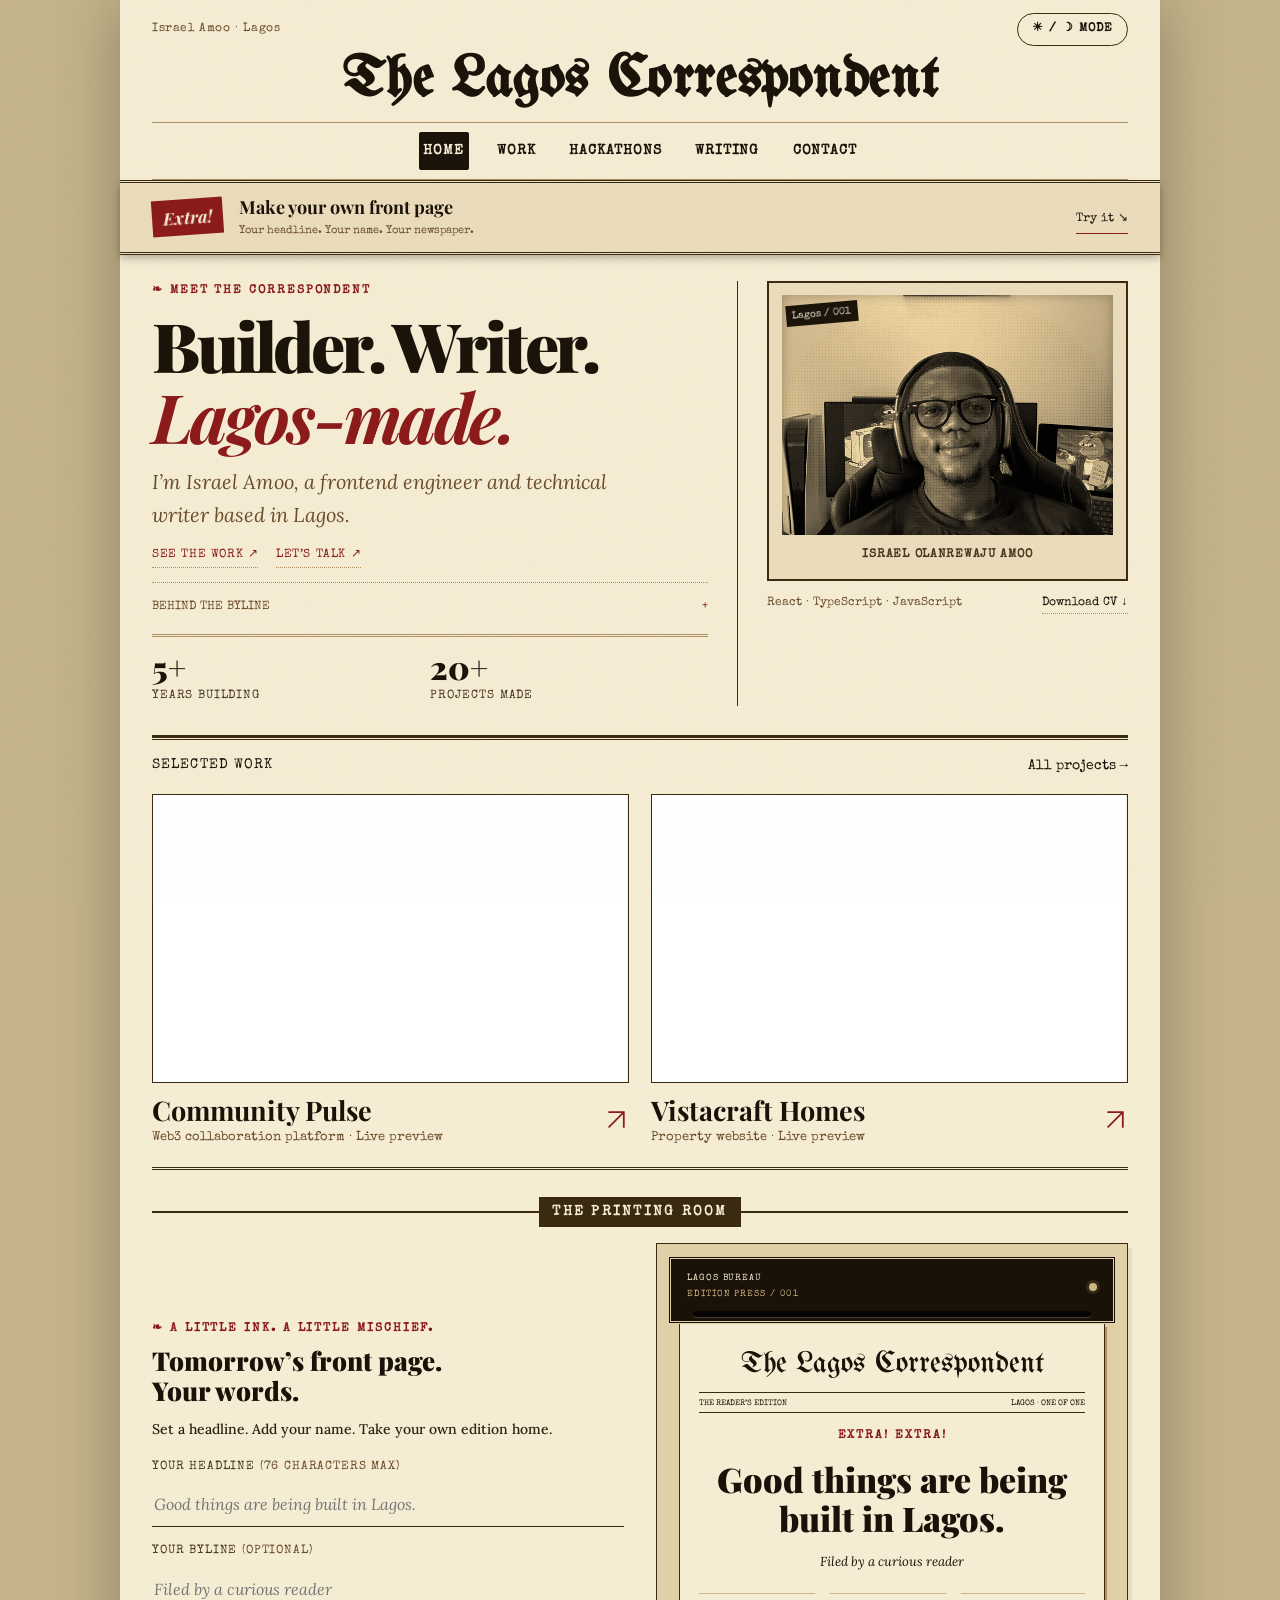
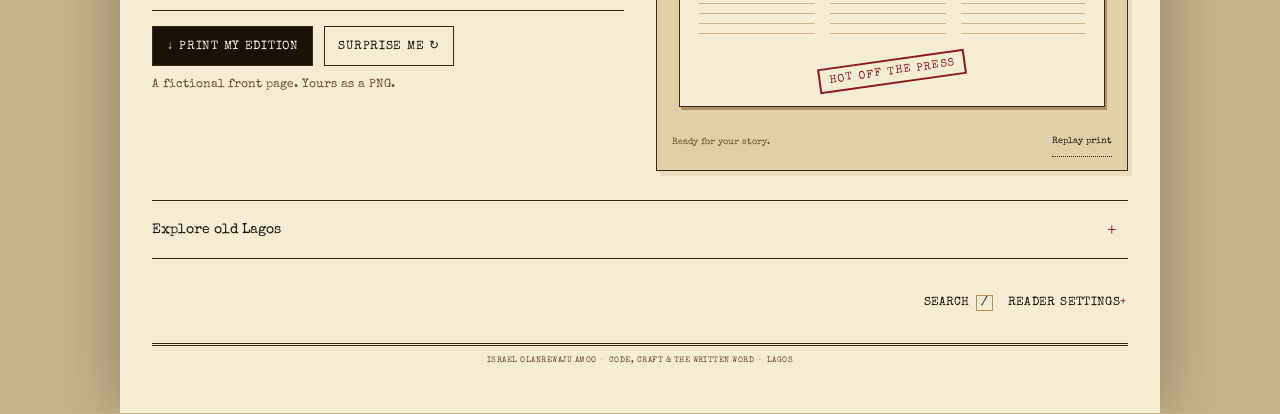
<file: index.html>
<!DOCTYPE html>
<html lang="en" data-theme="light">
<head>
<meta charset="UTF-8">
<meta name="viewport" content="width=device-width, initial-scale=1.0">
<title>The Lagos Correspondent — Israel Olanrewaju Amoo</title>
<meta name="description" content="Israel Olanrewaju Amoo — Frontend Engineer, Technical Writer & Product Builder from Lagos, Nigeria. Building fast, intuitive web products with React & TypeScript.">
<meta name="author" content="Israel Olanrewaju Amoo">
<link rel="canonical" href="https://jacksonx28.github.io/portfolio/index.html">
<link rel="icon" href="data:image/svg+xml,%3Csvg xmlns='http://www.w3.org/2000/svg' viewBox='0 0 100 100'%3E%3Ctext y='.9em' font-size='90'%3E%F0%9F%93%B0%3C/text%3E%3C/svg%3E">
<meta property="og:type" content="website">
<meta property="og:site_name" content="The Lagos Correspondent">
<meta property="og:title" content="The Lagos Correspondent — Israel Olanrewaju Amoo">
<meta property="og:description" content="Frontend Engineer, Technical Writer & Product Builder from Lagos, Nigeria.">
<meta property="og:url" content="https://jacksonx28.github.io/portfolio/index.html">
<meta name="twitter:card" content="summary">
<meta name="twitter:title" content="The Lagos Correspondent — Israel Olanrewaju Amoo">
<meta name="twitter:description" content="Frontend Engineer, Technical Writer & Product Builder from Lagos, Nigeria.">
<link href="https://fonts.googleapis.com/css2?family=UnifrakturMaguntia&family=Playfair+Display:ital,wght@0,400;0,700;0,900;1,400;1,700&family=Lora:ital,wght@0,400;0,500;0,600;0,700;1,400;1,600&family=Special+Elite&display=swap" rel="stylesheet">
<script src="theme.js?v=3"></script>
<link rel="stylesheet" href="style.css">
<link rel="stylesheet" href="interactions.css">
<link rel="stylesheet" href="frontpage.css?v=9">
</head>
<body>
<a class="skip-link" href="#main-content">Skip to content</a>
<div class="paper-curtain" id="paper-curtain" aria-hidden="true"><div class="curtain-sheet curtain-sheet-left"><div class="curtain-cover">
  <div class="curtain-edition"><span>Independent mind. Lagos edition.</span><span>Code · Craft · Curiosity</span></div>
  <div class="curtain-masthead">The Lagos Correspondent</div>
  <div class="curtain-dateline"><span>A portfolio by Israel Amoo</span><span>Fresh off the press</span><span>No. 001</span></div>
  <div class="curtain-story"><div class="curtain-headline">Stories worth<br><em>building.</em></div><figure><img class="curtain-story-photo" src="israel-portrait.jpg" alt="" width="175" height="206"><figcaption class="curtain-story-caption">Builder. Writer.<br>Lagos-made.</figcaption></figure></div>
  <div class="curtain-rule"></div><div class="curtain-footer"><span>Frontend engineering · Technical writing · Product</span><span>Open a new chapter →</span></div>
</div></div><div class="curtain-sheet curtain-sheet-right"><div class="curtain-cover">
  <div class="curtain-edition"><span>Independent mind. Lagos edition.</span><span>Code · Craft · Curiosity</span></div>
  <div class="curtain-masthead">The Lagos Correspondent</div>
  <div class="curtain-dateline"><span>A portfolio by Israel Amoo</span><span>Fresh off the press</span><span>No. 001</span></div>
  <div class="curtain-story"><div class="curtain-headline">Stories worth<br><em>building.</em></div><figure><img class="curtain-story-photo" src="israel-portrait.jpg" alt="" width="175" height="206"><figcaption class="curtain-story-caption">Builder. Writer.<br>Lagos-made.</figcaption></figure></div>
  <div class="curtain-rule"></div><div class="curtain-footer"><span>Frontend engineering · Technical writing · Product</span><span>Open a new chapter →</span></div>
</div></div></div>
<button class="paper-skip" id="skip-paper" type="button" hidden>Skip opening · Esc</button>
<button class="paper-unfold" id="unfold-paper" type="button" hidden>Unfold the paper ↗︎</button>
<div class="reading-progress" aria-hidden="true"></div>
<div class="newspaper">

  <header class="masthead">
    <div class="masthead-top">
      <span class="left-text">Israel Amoo · Lagos</span>
      <button class="theme-toggle" aria-label="Toggle light or dark mode">☀ / ☽ Mode</button>
    </div>
    <h1 class="paper-title"><a href="index.html">The Lagos Correspondent</a></h1>
    <nav class="masthead-nav" aria-label="Main navigation">
      <a href="index.html" class="current" aria-current="page">Home</a>
      <a href="portfolio.html">Work</a>
      <a href="portfolio.html#hackathons">Hackathons</a>
      <a href="writing.html">Writing</a>
      <a href="notices.html">Contact</a>
    </nav>
  </header>

  <a class="press-callout" href="#press-room"><span class="callout-extra">Extra!</span><span class="callout-title">Make your own front page<span class="callout-caption">Your headline. Your name. Your newspaper.</span></span><span class="callout-action">Try it <span aria-hidden="true">↘︎</span></span></a>







  <main class="content-wrapper" id="main-content">

    <div class="front-grid lean-front-grid restored-intro">
      <div class="front-lead">
        <p class="eyebrow">❧ Meet the correspondent</p>
        <h2 class="headline lead-headline">Builder. Writer.<br><em>Lagos-made.</em></h2>
        <p class="deck">I’m Israel Amoo, a frontend engineer and technical writer based in Lagos.</p>
        <div class="front-page-links"><a href="portfolio.html">See the work ↗︎</a><a href="notices.html">Let’s talk ↗︎</a></div>
        <details class="byline-fold"><summary>Behind the byline</summary><div class="body-text"><p>I started coding at 14. Now I build web products and write about blockchain and emerging technology.</p></div></details>
        <div class="stats-strip"><div class="stat-item"><span class="stat-num">5+</span><span class="stat-label">Years building</span></div><div class="stat-item"><span class="stat-num">20+</span><span class="stat-label">Projects made</span></div></div>
      </div>
      <div class="col-divider"></div>
      <aside class="front-byline" aria-label="The correspondent">
        <div class="portrait-box"><span class="portrait-edition-no">Lagos / 001</span><div class="portrait-circle"><img class="portrait-photo" src="israel-portrait.jpg" alt="Israel Olanrewaju Amoo" width="320" height="220"></div><div class="portrait-caption"><strong>ISRAEL OLANREWAJU AMOO</strong></div></div>
        <div class="byline-meta"><span>React · TypeScript · JavaScript</span><a href="israel-amoo-cv.pdf" download="Israel_Amoo_CV.pdf">Download CV ↓</a></div>
      </aside>
    </div>

    <section class="selected-dispatches" id="selected-work" aria-labelledby="selected-work-title">
      <div class="work-section-heading"><h2 id="selected-work-title">Selected work</h2><a href="portfolio.html">All projects →</a></div>
      <div class="dispatch-grid">
        <article class="dispatch live-dispatch"><div class="dispatch-image live-preview"><iframe src="https://joincommunitypulse.app/" title="Live preview of Community Pulse" loading="lazy" sandbox="allow-scripts allow-same-origin allow-forms allow-popups" referrerpolicy="strict-origin-when-cross-origin"></iframe></div><a class="live-dispatch-link" href="https://joincommunitypulse.app/" target="_blank" rel="noopener noreferrer"><div><span class="dispatch-name">Community Pulse</span><span class="dispatch-meta">Web3 collaboration platform · Live preview</span></div><span class="dispatch-arrow" aria-hidden="true"><svg viewBox="0 0 24 24" width="24" height="24" fill="none" stroke="currentColor" stroke-width="1.7" stroke-linecap="square" stroke-linejoin="miter" aria-hidden="true" focusable="false"><path d="M5 19 19 5M5 5h14v14"/></svg></span><span class="sr-only">Open Community Pulse in a new tab</span></a></article>
        <article class="dispatch live-dispatch"><div class="dispatch-image live-preview"><iframe src="https://vistacraft-homes.vercel.app/" title="Live preview of Vistacraft Homes" loading="lazy" sandbox="allow-scripts allow-same-origin allow-forms allow-popups" referrerpolicy="strict-origin-when-cross-origin"></iframe></div><a class="live-dispatch-link" href="https://vistacraft-homes.vercel.app/" target="_blank" rel="noopener noreferrer"><div><span class="dispatch-name">Vistacraft Homes</span><span class="dispatch-meta">Property website · Live preview</span></div><span class="dispatch-arrow" aria-hidden="true"><svg viewBox="0 0 24 24" width="24" height="24" fill="none" stroke="currentColor" stroke-width="1.7" stroke-linecap="square" stroke-linejoin="miter" aria-hidden="true" focusable="false"><path d="M5 19 19 5M5 5h14v14"/></svg></span><span class="sr-only">Open Vistacraft Homes in a new tab</span></a></article>
      </div>
    </section>

    <section class="reading-room reveal" id="press-room" aria-labelledby="press-room-heading">
      <div class="section-head"><div class="section-head-rule"></div><h2 class="section-head-label" id="press-room-heading">The Printing Room</h2><div class="section-head-rule"></div></div>
      <div class="press-grid">
        <div class="press-copy">
          <p class="eyebrow">❧ A little ink. A little mischief.</p>
          <h3 class="headline hl-lg">Tomorrow’s front page.<br>Your words.</h3>
          <p class="body-text">Set a headline. Add your name. Take your own edition home.</p>
          <form class="press-form" id="press-form" data-enhancement hidden>
            <label for="press-headline">Your headline <span class="edition-note">(76 characters max)</span></label>
            <input id="press-headline" name="headline" maxlength="76" placeholder="Good things are being built in Lagos." autocomplete="off">
            <label for="press-byline">Your byline <span class="edition-note">(optional)</span></label>
            <input id="press-byline" name="byline" maxlength="48" placeholder="Filed by a curious reader" autocomplete="off">
            <div class="edition-actions"><button class="edition-action primary" type="submit" id="print-headline">↓ Print my edition</button><button class="edition-action" type="button" id="shuffle-headline">Surprise me ↻</button></div>
            <p class="edition-note" style="margin-top:.6rem">A fictional front page. Yours as a PNG.</p>
          </form>
          <noscript><p class="edition-note">Enable JavaScript to typeset and download your own edition.</p></noscript>
        </div>
        <div class="press-machine" id="edition-press">
          <div class="press-chassis" aria-hidden="true"><span class="press-maker">Lagos bureau<br><strong>Edition press / 001</strong></span><span class="press-lamp"></span></div>
          <div class="press-output">
        <div class="press-proof" id="press-proof" role="img" aria-label="Live preview of your fictional front page">
          <div class="proof-masthead">The Lagos Correspondent</div>
          <div class="proof-date"><span>The reader’s edition</span><span>Lagos · One of one</span></div>
          <p class="eyebrow" style="margin-top:.8rem">Extra! Extra!</p>
          <div class="proof-headline" id="proof-headline">Good things are being built in Lagos.</div>
          <p class="proof-deck" id="proof-byline">Filed by a curious reader</p>
          <div class="proof-lines" aria-hidden="true"></div>
          <span class="proof-stamp">Hot off the press</span>
        </div>
          </div>
          <div class="press-machine-footer"><span id="press-print-status" role="status" aria-live="polite">Ready for your story.</span><button type="button" data-replay-print data-enhancement hidden>Replay print</button></div>
        </div>
      </div>
    </section>

    <details class="sunday-supplement" id="sunday-supplement">
      <summary><span class="supplement-name">Explore old Lagos</span><span class="supplement-toggle" aria-hidden="true">+</span></summary>
    <section class="archive-section reveal" id="lagos-archive" aria-labelledby="archive-heading">
      <div class="section-head"><div class="section-head-rule"></div><h2 class="section-head-label" id="archive-heading">Lagos, Before the Internet</h2><div class="section-head-rule"></div></div>
      <div class="archive-layout">
        <div class="clipping-box" id="clipping-box">
          <div class="clipping-tray" id="clipping-tray" hidden>
            <button type="button" class="archive-clipping clipping-news" data-year="1926" aria-pressed="true" aria-controls="archive-1926" aria-haspopup="dialog"><span class="clipping-kicker">The newspaper record</span><strong>1926</strong><span class="clipping-illustration" aria-hidden="true"></span><span>A city puts it in print.</span><span class="clipping-inspect">Open clipping +</span></button>
            <button type="button" class="archive-clipping clipping-film" data-year="1960" aria-pressed="false" aria-controls="archive-1960" aria-haspopup="dialog"><span class="clipping-kicker">The newsreel archive</span><strong>1960</strong><span class="clipping-illustration" aria-hidden="true">▶</span><span>A new chapter.</span><span class="clipping-inspect">Open clipping +</span></button>
          </div>
          <button type="button" class="clipping-lid" id="open-clipping-box" aria-expanded="false" aria-controls="clipping-tray" data-enhancement hidden><span class="clipping-box-seal" aria-hidden="true">L</span><span><strong>The Lagos files</strong><span>Two moments. One restless city.</span><span class="clipping-box-prompt">Open the box +</span></span></button>
          <p class="edition-note clipping-credit">Illustrated archive cards · original sources inside.</p>
        </div>
        <div class="archive-panel" id="archive-1926" data-archive-panel="1926">
          <span class="archive-number" aria-hidden="true">1926</span>
          <p class="eyebrow">❧ From the newspaper archive</p>
          <h3 class="headline hl-lg">A city puts it in print.</h3>
          <p class="body-text">The Nigerian Daily Times first appeared in Lagos on 1 June 1926. Explore its record in the Library of Congress.</p>
          <div class="edition-actions"><a class="edition-action" href="https://www.loc.gov/item/sn94021149/" target="_blank" rel="noopener noreferrer">Explore the newspaper record ↗︎</a></div>
          <p class="edition-note" style="margin-top:.7rem">Library of Congress · Historical summary.</p>
        </div>
        <div class="archive-panel" id="archive-1960" data-archive-panel="1960" hidden>
          <p class="eyebrow">❧ From the newsreel archive · 1960</p>
          <h3 class="headline hl-lg">Lagos witnesses a new chapter.</h3>
          <p class="body-text">Independence, 1 October 1960. See Lagos at a turning point in British Pathé’s original newsreel.</p>
          <a class="film-window" href="https://www.britishpathe.com/asset/197943/" target="_blank" rel="noopener noreferrer" aria-label="Watch the 1960 Nigeria independence newsreel at British Pathé" style="text-decoration:none">
            <div class="film-title"><strong>▶ Lagos, 1960</strong><span>Independence · Original archive newsreel ↗︎</span></div>
          </a>
          <p class="edition-note">Watch at British Pathé · Footage and commentary credited to the archive. Illustrated title card.</p>
        </div>
      </div>
    </section>

    </details>
  </main>



  <div class="edition-tools" aria-label="Reading room controls" data-enhancement hidden>

    <div class="edition-tools-group"><button type="button" data-open-index aria-haspopup="dialog" aria-controls="edition-index">Search <kbd>/</kbd></button><details class="edition-preferences"><summary>Reader settings</summary><div class="preferences-panel"><button type="button" data-toggle-motion aria-pressed="true">Motion: on</button><button type="button" data-toggle-sound aria-pressed="false">Sound: off</button><button type="button" data-replay-press>Replay opening ↗︎</button></div></details></div>
  </div>
  <hr class="footer-rule">
  <div class="footer-text">ISRAEL OLANREWAJU AMOO &nbsp;·&nbsp; CODE, CRAFT &amp; THE WRITTEN WORD &nbsp;·&nbsp; LAGOS</div>

</div>


<dialog class="edition-dialog morph-dialog archive-sheet" id="archive-sheet" aria-labelledby="archive-sheet-title"><div class="dialog-head"><div><p class="eyebrow">From the Lagos files</p><h2 id="archive-sheet-title">Archive clipping</h2></div><button class="dialog-close" type="button" data-close-dialog aria-label="Close archive clipping">✕</button></div><div id="archive-sheet-body"></div></dialog>
<dialog class="edition-dialog" id="edition-index" aria-labelledby="edition-index-title">
  <div class="dialog-head"><div><p class="eyebrow">❧ Find your next story</p><h2 id="edition-index-title">The Edition Index</h2></div><button class="dialog-close" type="button" data-close-dialog aria-label="Close edition index">✕</button></div>
  <label class="index-search-label" for="edition-search">Search projects, stories, or a page</label>
  <input class="edition-search" id="edition-search" type="search" placeholder="Try “Web3”, “restaurant”, or “Bitcoin”…" autocomplete="off">
  <p id="index-count" class="edition-note" role="status" aria-live="polite"></p>
  <ul class="index-results" id="index-results" aria-label="Search results"></ul>
  <p class="edition-note">Press Esc to return to your page. Open this index with / or Ctrl / ⌘ K.</p>
</dialog>
<div class="edition-toast" id="edition-status" role="status" aria-live="polite" hidden></div>
<button class="back-to-top" type="button" aria-label="Back to the masthead" hidden>↑</button>
<script type="application/json" id="edition-index-data">[{"title": "Meet Israel Olanrewaju Amoo", "description": "Frontend engineer, technical writer and product builder. Lagos, Nigeria.", "type": "Page 01 · Front page", "url": "index.html"}, {"title": "Shipped projects", "description": "Explore six builds across hospitality, property, commerce, Web3 and games.", "type": "Page 02 · Portfolio", "url": "portfolio.html"}, {"title": "Articles & threads", "description": "Bitcoin, ZK proofs, NFTs and Web3, explained simply.", "type": "Page 03 · Writing", "url": "writing.html"}, {"title": "Start a conversation", "description": "Build a project enquiry or find my email, X and LinkedIn.", "type": "Page 04 · Correspondence", "url": "notices.html"}, {"title": "Make your own front page", "description": "Typeset a headline and download your own newspaper keepsake.", "type": "Play · Printing room", "url": "index.html#press-room"}, {"title": "Lagos, before the internet", "description": "A 1926 newspaper record and a 1960 independence newsreel.", "type": "Explore · Lagos archive", "url": "index.html#lagos-archive"}, {"title": "Community Pulse", "description": "Web3 collaboration platform for communities, projects and collaboration managers.", "type": "Project · Design & development", "url": "portfolio.html#community-pulse"}, {"title": "Blackbell Nigeria", "description": "Fine dining restaurant — full menu presentation, clean booking experience.", "type": "Project · Design & development", "url": "portfolio.html#blackbell-nigeria"}, {"title": "Vistacraft Homes", "description": "Luxury off-plan apartments in Lekki, Lagos — premium real estate, built with precision.", "type": "Project · Design & development", "url": "portfolio.html#vistacraft-homes"}, {"title": "Figure234", "description": "Collectible figure ordering platform — built for serious collectors, optimised to convert.", "type": "Project · Design & development", "url": "portfolio.html#figure234"}, {"title": "Degen Lifestyles", "description": "Web3 Creator DAO — on-chain community for traders, builders and culture-native creators.", "type": "Project · Design & development", "url": "portfolio.html#degen-lifestyles"}, {"title": "Doodlemon Jigsaw", "description": "Interactive Web3 puzzle game — doodled Pokémon cards rebuilt piece by piece. Where Doodles meets Pokémon.", "type": "Project · Design & development", "url": "portfolio.html#doodlemon-jigsaw"}, {"title": "Citrea: Bringing ZK Rollups and Smart Contracts to Bitcoin", "description": "Bitcoin is the most secure blockchain — but it can't run smart contracts. Citrea changes that with ZK rollups. Here's how.", "type": "Article · Medium", "url": "https://medium.com/@Jacksonnn/citrea-bringing-zk-rollups-and-smart-contracts-to-bitcoin-54c1bc8833cb"}, {"title": "The Blockchain Thread You Need to Read", "description": "A deep-dive thread on blockchain fundamentals, explained sharply and without jargon for builders and newcomers alike.", "type": "Article · Thread", "url": "https://x.com/kingjackson_eth/status/1885987423995195669"}, {"title": "Introducing Mittaria Origin 🧵", "description": "A Web3 project uniting co-owners, co-creators, and community — nurturing an animation-led NFT world unlike anything before it.", "type": "Article · Medium", "url": "https://medium.com/@Jacksonnn/introducing-mittaria-origin-b721bad26d1e"}, {"title": "NFTs Are Not Dead — You're Just Looking in the Wrong Place", "description": "The mainstream narrative killed NFTs. The builders didn't get the memo. A thread on what's actually happening on-chain.", "type": "Article · Thread", "url": "https://x.com/kingjackson_eth/status/2056751882916307359"}, {"title": "Brevis: The ZK Coprocessor Transforming Data-Driven Blockchain", "description": "Smart contracts are limited by what the chain allows them to see. Brevis unlocks off-chain data — securely, via ZK proofs.", "type": "Article · Medium", "url": "https://medium.com/@Jacksonnn/brevis-the-zk-coprocessor-transforming-data-driven-blockchain-cca587b9eef4"}, {"title": "Why ZK Proofs Are the Biggest Shift in Blockchain Since Ethereum", "description": "Zero-knowledge proofs sound academic. The implications are anything but. A thread breaking down why this matters right now.", "type": "Article · Thread", "url": "https://x.com/kingjackson_eth/status/1884619133150462299"}]</script>
<script src="press-transition.js?v=3" defer></script>
<script src="edition.js?v=4" defer></script>

</body>
</html>
</file>
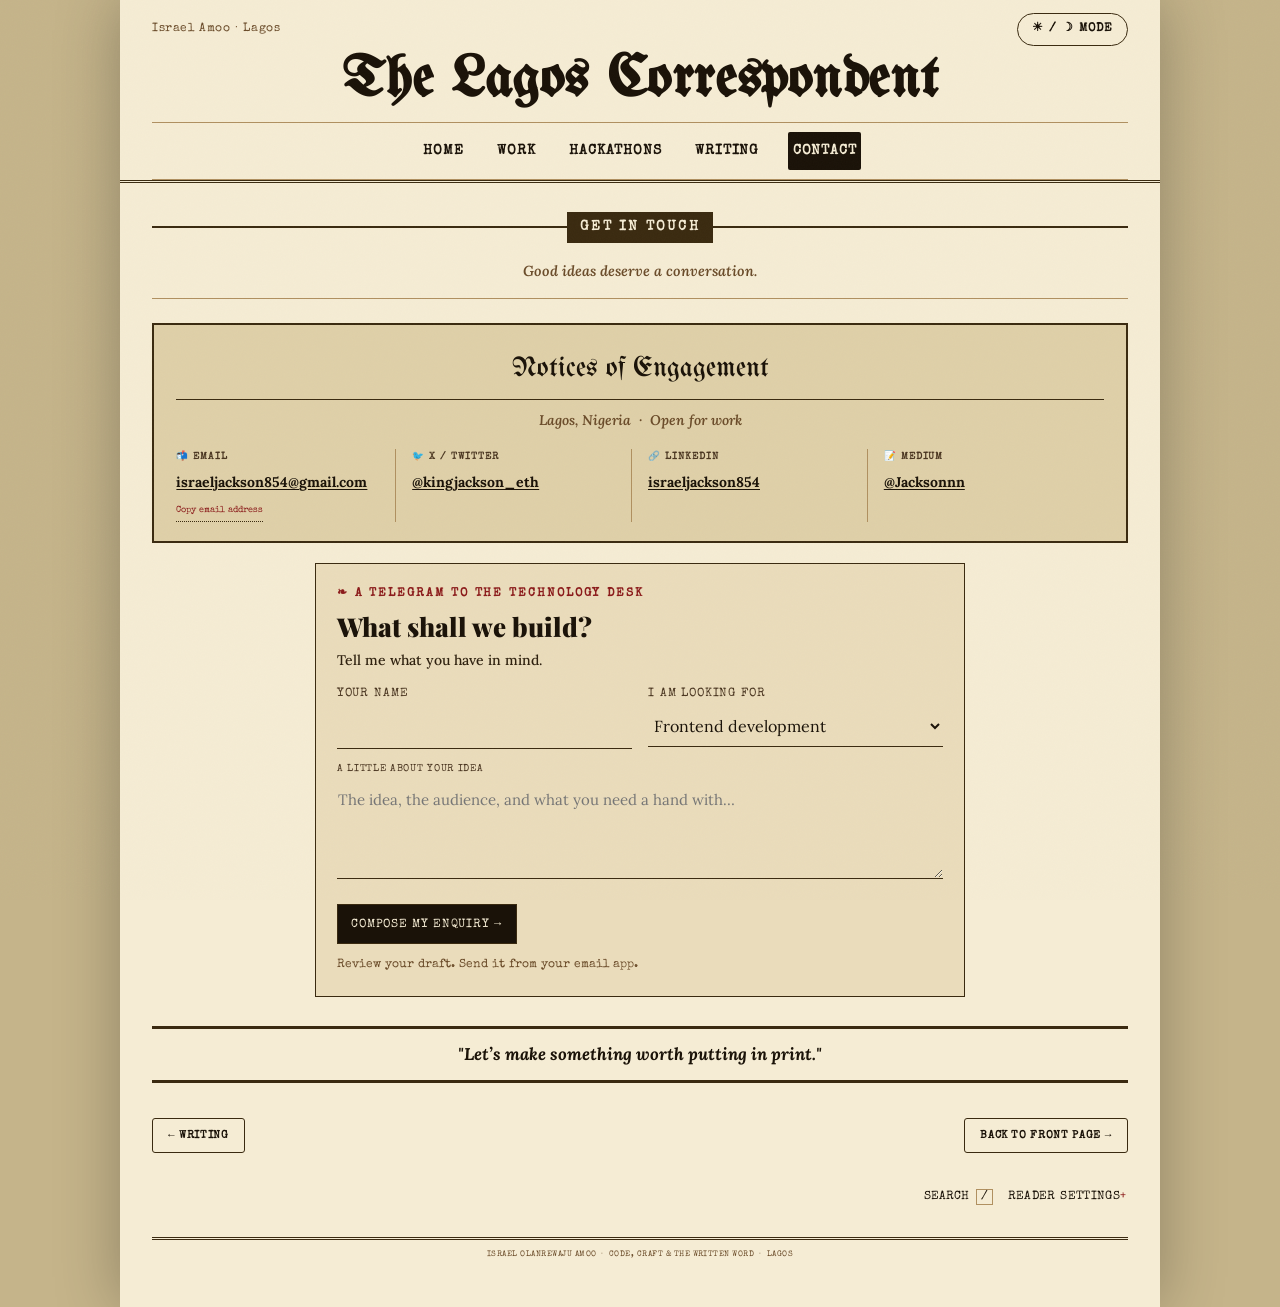
<file: notices.html>
<!DOCTYPE html>
<html lang="en" data-theme="light">
<head>
<meta charset="UTF-8">
<meta name="viewport" content="width=device-width, initial-scale=1.0">
<title>Notices — The Lagos Correspondent</title>
<meta name="description" content="Get in touch with Israel Olanrewaju Amoo — open for frontend development, Web3 content and writing commissions. Email, X, LinkedIn and Medium.">
<meta name="author" content="Israel Olanrewaju Amoo">
<link rel="canonical" href="https://jacksonx28.github.io/portfolio/notices.html">
<link rel="icon" href="data:image/svg+xml,%3Csvg xmlns='http://www.w3.org/2000/svg' viewBox='0 0 100 100'%3E%3Ctext y='.9em' font-size='90'%3E%F0%9F%93%B0%3C/text%3E%3C/svg%3E">
<meta property="og:type" content="website">
<meta property="og:site_name" content="The Lagos Correspondent">
<meta property="og:title" content="Notices — Get In Touch">
<meta property="og:description" content="Open for dev work, Web3 content and writing commissions. Four ways to reach me.">
<meta property="og:url" content="https://jacksonx28.github.io/portfolio/notices.html">
<meta name="twitter:card" content="summary">
<meta name="twitter:title" content="Notices — Get In Touch">
<meta name="twitter:description" content="Open for dev work, Web3 content and writing commissions. Four ways to reach me.">
<link href="https://fonts.googleapis.com/css2?family=UnifrakturMaguntia&family=Playfair+Display:ital,wght@0,400;0,700;0,900;1,400;1,700&family=Lora:ital,wght@0,400;0,500;0,600;0,700;1,400;1,600&family=Special+Elite&display=swap" rel="stylesheet">
<script src="theme.js?v=3"></script>
<link rel="stylesheet" href="style.css">
<link rel="stylesheet" href="interactions.css">
<link rel="stylesheet" href="frontpage.css?v=9">
</head>
<body>
<a class="skip-link" href="#main-content">Skip to content</a>
<div class="paper-curtain" id="paper-curtain" aria-hidden="true"><div class="curtain-sheet curtain-sheet-left"><div class="curtain-cover">
  <div class="curtain-edition"><span>Independent mind. Lagos edition.</span><span>Code · Craft · Curiosity</span></div>
  <div class="curtain-masthead">The Lagos Correspondent</div>
  <div class="curtain-dateline"><span>A portfolio by Israel Amoo</span><span>Fresh off the press</span><span>No. 001</span></div>
  <div class="curtain-story"><div class="curtain-headline">Stories worth<br><em>building.</em></div><figure><img class="curtain-story-photo" src="israel-portrait.jpg" alt="" width="175" height="206"><figcaption class="curtain-story-caption">Builder. Writer.<br>Lagos-made.</figcaption></figure></div>
  <div class="curtain-rule"></div><div class="curtain-footer"><span>Frontend engineering · Technical writing · Product</span><span>Open a new chapter →</span></div>
</div></div><div class="curtain-sheet curtain-sheet-right"><div class="curtain-cover">
  <div class="curtain-edition"><span>Independent mind. Lagos edition.</span><span>Code · Craft · Curiosity</span></div>
  <div class="curtain-masthead">The Lagos Correspondent</div>
  <div class="curtain-dateline"><span>A portfolio by Israel Amoo</span><span>Fresh off the press</span><span>No. 001</span></div>
  <div class="curtain-story"><div class="curtain-headline">Stories worth<br><em>building.</em></div><figure><img class="curtain-story-photo" src="israel-portrait.jpg" alt="" width="175" height="206"><figcaption class="curtain-story-caption">Builder. Writer.<br>Lagos-made.</figcaption></figure></div>
  <div class="curtain-rule"></div><div class="curtain-footer"><span>Frontend engineering · Technical writing · Product</span><span>Open a new chapter →</span></div>
</div></div></div>
<button class="paper-skip" id="skip-paper" type="button" hidden>Skip opening · Esc</button>
<button class="paper-unfold" id="unfold-paper" type="button" hidden>Unfold the paper ↗︎</button>
<div class="reading-progress" aria-hidden="true"></div>
<div class="newspaper">

  <header class="masthead">
    <div class="masthead-top">
      <span class="left-text">Israel Amoo · Lagos</span>
      <button class="theme-toggle" aria-label="Toggle light or dark mode">☀ / ☽ Mode</button>
    </div>
    <h1 class="paper-title"><a href="index.html">The Lagos Correspondent</a></h1>
    <nav class="masthead-nav" aria-label="Main navigation">
      <a href="index.html">Home</a>
      <a href="portfolio.html">Work</a>
      <a href="portfolio.html#hackathons">Hackathons</a>
      <a href="writing.html">Writing</a>
      <a href="notices.html" class="current" aria-current="page">Contact</a>
    </nav>
  </header>








  <main class="content-wrapper" id="main-content">
    <div class="section-head">
      <div class="section-head-rule"></div>
      <div class="section-head-label">Get In Touch</div>
      <div class="section-head-rule"></div>
    </div>

    <p class="supplement-intro">Good ideas deserve a conversation.</p>

    <div class="classifieds">
      <div class="classifieds-head">Notices of Engagement</div>
      <p class="classifieds-intro">Lagos, Nigeria &nbsp;·&nbsp; Open for work</p>
      <div class="classifieds-grid">
        <div class="classified-item">
          <div class="classified-label">📬 Email</div>
          <div class="classified-value"><a href="mailto:israeljackson854@gmail.com">israeljackson854@gmail.com</a><button class="copy-contact" type="button" data-copy-email data-enhancement hidden>Copy email address</button></div>
        </div>
        <div class="classified-item">
          <div class="classified-label">🐦 X / Twitter</div>
          <div class="classified-value"><a href="https://x.com/kingjackson_eth" target="_blank" rel="noopener">@kingjackson_eth</a></div>
        </div>
        <div class="classified-item">
          <div class="classified-label">🔗 LinkedIn</div>
          <div class="classified-value"><a href="https://www.linkedin.com/in/israeljackson854/" target="_blank" rel="noopener">israeljackson854</a></div>
        </div>
        <div class="classified-item">
          <div class="classified-label">📝 Medium</div>
          <div class="classified-value"><a href="https://medium.com/@Jacksonnn" target="_blank" rel="noopener">@Jacksonnn</a></div>
        </div>
      </div>
    </div>


    <form class="telegram-form reveal" id="telegram-form" data-enhancement hidden>
      <p class="eyebrow">❧ A telegram to the technology desk</p>
      <h2 class="headline hl-lg">What shall we build?</h2>
      <p class="body-text" style="font-size:14px">Tell me what you have in mind.</p>
      <div class="telegram-fields">
        <div><label for="enquiry-name">Your name</label><input id="enquiry-name" name="name" maxlength="80" autocomplete="name" required></div>
        <div><label for="enquiry-kind">I am looking for</label><select id="enquiry-kind" name="kind"><option>Frontend development</option><option>Technical writing</option><option>Product development</option><option>Web3 collaboration</option><option>Something else</option></select></div>
      </div>
      <label for="enquiry-idea">A little about your idea</label>
      <textarea id="enquiry-idea" name="idea" rows="3" maxlength="1200" placeholder="The idea, the audience, and what you need a hand with…" required></textarea>
      <div class="edition-actions"><button class="edition-action primary" type="submit">Compose my enquiry →</button></div>
      <p class="edition-note" style="margin-top:.7rem">Review your draft. Send it from your email app.</p>
      <div class="telegram-preview" id="telegram-preview" hidden></div>
      <div class="edition-actions" id="enquiry-actions" hidden><a class="edition-action primary" id="open-enquiry" href="mailto:israeljackson854@gmail.com">Open in email app ↗︎</a><button class="edition-action" type="button" id="copy-enquiry">Copy draft</button></div>
    </form>

    <div class="pull-quote" style="margin-top:1.8rem;">
      <p>"Let’s make something worth putting in print."</p>
    </div>

  </main>

  <div class="page-flip">
    <a href="writing.html">← Writing</a>
    <a href="index.html">Back to Front Page →</a>
  </div>

  <div class="edition-tools" aria-label="Reading room controls" data-enhancement hidden>

    <div class="edition-tools-group"><button type="button" data-open-index aria-haspopup="dialog" aria-controls="edition-index">Search <kbd>/</kbd></button><details class="edition-preferences"><summary>Reader settings</summary><div class="preferences-panel"><button type="button" data-toggle-motion aria-pressed="true">Motion: on</button><button type="button" data-toggle-sound aria-pressed="false">Sound: off</button><button type="button" data-replay-press>Replay opening ↗︎</button></div></details></div>
  </div>
  <hr class="footer-rule">
  <div class="footer-text">ISRAEL OLANREWAJU AMOO &nbsp;·&nbsp; CODE, CRAFT &amp; THE WRITTEN WORD &nbsp;·&nbsp; LAGOS</div>

</div>


<dialog class="edition-dialog" id="edition-index" aria-labelledby="edition-index-title">
  <div class="dialog-head"><div><p class="eyebrow">❧ Find your next story</p><h2 id="edition-index-title">The Edition Index</h2></div><button class="dialog-close" type="button" data-close-dialog aria-label="Close edition index">✕</button></div>
  <label class="index-search-label" for="edition-search">Search projects, stories, or a page</label>
  <input class="edition-search" id="edition-search" type="search" placeholder="Try “Web3”, “restaurant”, or “Bitcoin”…" autocomplete="off">
  <p id="index-count" class="edition-note" role="status" aria-live="polite"></p>
  <ul class="index-results" id="index-results" aria-label="Search results"></ul>
  <p class="edition-note">Press Esc to return to your page. Open this index with / or Ctrl / ⌘ K.</p>
</dialog>
<div class="edition-toast" id="edition-status" role="status" aria-live="polite" hidden></div>
<button class="back-to-top" type="button" aria-label="Back to the masthead" hidden>↑</button>
<script type="application/json" id="edition-index-data">[{"title": "Meet Israel Olanrewaju Amoo", "description": "Frontend engineer, technical writer and product builder. Lagos, Nigeria.", "type": "Page 01 · Front page", "url": "index.html"}, {"title": "Shipped projects", "description": "Explore six builds across hospitality, property, commerce, Web3 and games.", "type": "Page 02 · Portfolio", "url": "portfolio.html"}, {"title": "Articles & threads", "description": "Bitcoin, ZK proofs, NFTs and Web3, explained simply.", "type": "Page 03 · Writing", "url": "writing.html"}, {"title": "Start a conversation", "description": "Build a project enquiry or find my email, X and LinkedIn.", "type": "Page 04 · Correspondence", "url": "notices.html"}, {"title": "Make your own front page", "description": "Typeset a headline and download your own newspaper keepsake.", "type": "Play · Printing room", "url": "index.html#press-room"}, {"title": "Lagos, before the internet", "description": "A 1926 newspaper record and a 1960 independence newsreel.", "type": "Explore · Lagos archive", "url": "index.html#lagos-archive"}, {"title": "Community Pulse", "description": "Web3 collaboration platform for communities, projects and collaboration managers.", "type": "Project · Design & development", "url": "portfolio.html#community-pulse"}, {"title": "Blackbell Nigeria", "description": "Fine dining restaurant — full menu presentation, clean booking experience.", "type": "Project · Design & development", "url": "portfolio.html#blackbell-nigeria"}, {"title": "Vistacraft Homes", "description": "Luxury off-plan apartments in Lekki, Lagos — premium real estate, built with precision.", "type": "Project · Design & development", "url": "portfolio.html#vistacraft-homes"}, {"title": "Figure234", "description": "Collectible figure ordering platform — built for serious collectors, optimised to convert.", "type": "Project · Design & development", "url": "portfolio.html#figure234"}, {"title": "Degen Lifestyles", "description": "Web3 Creator DAO — on-chain community for traders, builders and culture-native creators.", "type": "Project · Design & development", "url": "portfolio.html#degen-lifestyles"}, {"title": "Doodlemon Jigsaw", "description": "Interactive Web3 puzzle game — doodled Pokémon cards rebuilt piece by piece. Where Doodles meets Pokémon.", "type": "Project · Design & development", "url": "portfolio.html#doodlemon-jigsaw"}, {"title": "Citrea: Bringing ZK Rollups and Smart Contracts to Bitcoin", "description": "Bitcoin is the most secure blockchain — but it can't run smart contracts. Citrea changes that with ZK rollups. Here's how.", "type": "Article · Medium", "url": "https://medium.com/@Jacksonnn/citrea-bringing-zk-rollups-and-smart-contracts-to-bitcoin-54c1bc8833cb"}, {"title": "The Blockchain Thread You Need to Read", "description": "A deep-dive thread on blockchain fundamentals, explained sharply and without jargon for builders and newcomers alike.", "type": "Article · Thread", "url": "https://x.com/kingjackson_eth/status/1885987423995195669"}, {"title": "Introducing Mittaria Origin 🧵", "description": "A Web3 project uniting co-owners, co-creators, and community — nurturing an animation-led NFT world unlike anything before it.", "type": "Article · Medium", "url": "https://medium.com/@Jacksonnn/introducing-mittaria-origin-b721bad26d1e"}, {"title": "NFTs Are Not Dead — You're Just Looking in the Wrong Place", "description": "The mainstream narrative killed NFTs. The builders didn't get the memo. A thread on what's actually happening on-chain.", "type": "Article · Thread", "url": "https://x.com/kingjackson_eth/status/2056751882916307359"}, {"title": "Brevis: The ZK Coprocessor Transforming Data-Driven Blockchain", "description": "Smart contracts are limited by what the chain allows them to see. Brevis unlocks off-chain data — securely, via ZK proofs.", "type": "Article · Medium", "url": "https://medium.com/@Jacksonnn/brevis-the-zk-coprocessor-transforming-data-driven-blockchain-cca587b9eef4"}, {"title": "Why ZK Proofs Are the Biggest Shift in Blockchain Since Ethereum", "description": "Zero-knowledge proofs sound academic. The implications are anything but. A thread breaking down why this matters right now.", "type": "Article · Thread", "url": "https://x.com/kingjackson_eth/status/1884619133150462299"}]</script>
<script src="press-transition.js?v=3" defer></script>
<script src="edition.js?v=4" defer></script>

</body>
</html>
</file>
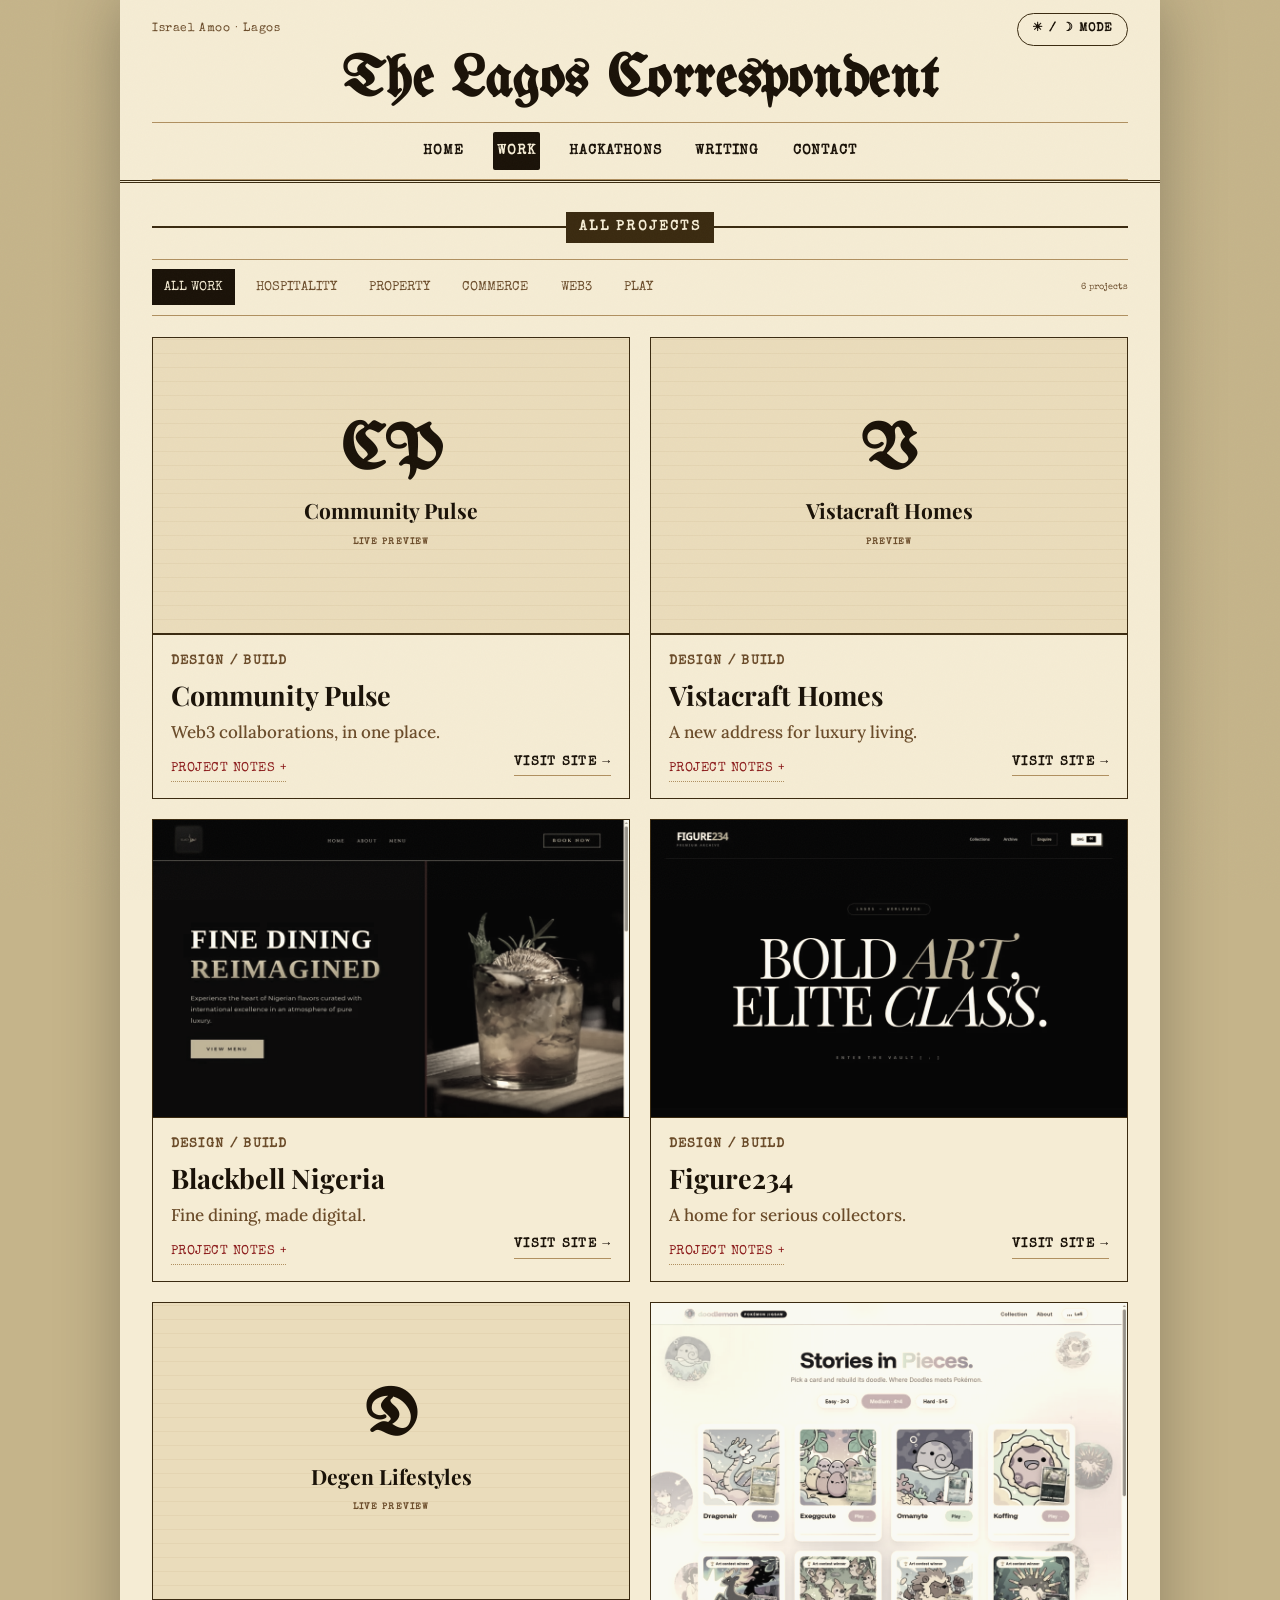
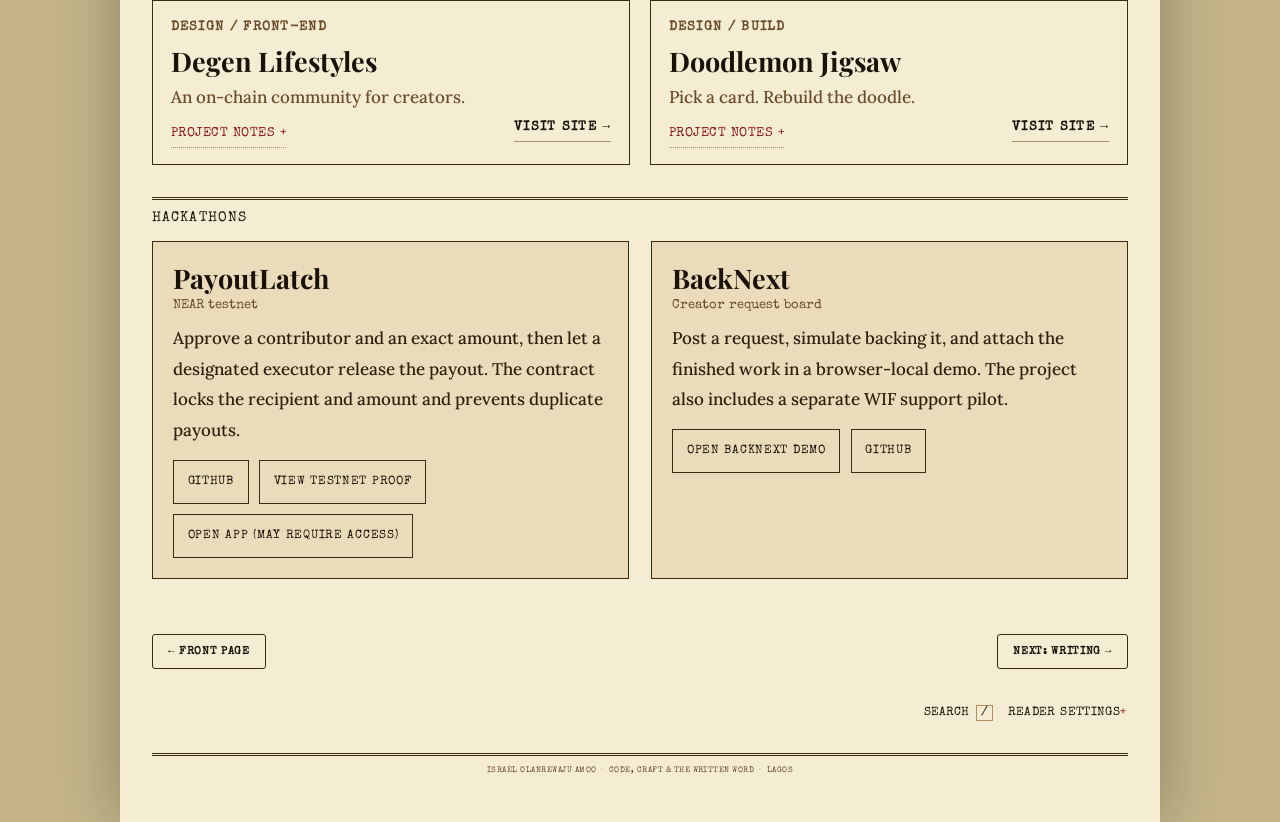
<file: portfolio.html>
<!DOCTYPE html>
<html lang="en" data-theme="light">
<head>
<meta charset="UTF-8">
<meta name="viewport" content="width=device-width, initial-scale=1.0">
<title>Portfolio — The Lagos Correspondent</title>
<meta name="description" content="Six live client sites designed and built by Israel Olanrewaju Amoo — spanning hospitality, real estate, Web3 and gaming.">
<meta name="author" content="Israel Olanrewaju Amoo">
<link rel="canonical" href="https://jacksonx28.github.io/portfolio/portfolio.html">
<link rel="icon" href="data:image/svg+xml,%3Csvg xmlns='http://www.w3.org/2000/svg' viewBox='0 0 100 100'%3E%3Ctext y='.9em' font-size='90'%3E%F0%9F%93%B0%3C/text%3E%3C/svg%3E">
<meta property="og:type" content="website">
<meta property="og:site_name" content="The Lagos Correspondent">
<meta property="og:title" content="Portfolio — Live Site Builds">
<meta property="og:description" content="Six real, shipped client sites across hospitality, real estate, Web3 and gaming.">
<meta property="og:url" content="https://jacksonx28.github.io/portfolio/portfolio.html">
<meta name="twitter:card" content="summary">
<meta name="twitter:title" content="Portfolio — Live Site Builds">
<meta name="twitter:description" content="Six real, shipped client sites across hospitality, real estate, Web3 and gaming.">
<link href="https://fonts.googleapis.com/css2?family=UnifrakturMaguntia&family=Playfair+Display:ital,wght@0,400;0,700;0,900;1,400;1,700&family=Lora:ital,wght@0,400;0,500;0,600;0,700;1,400;1,600&family=Special+Elite&display=swap" rel="stylesheet">
<script src="theme.js?v=3"></script>
<link rel="stylesheet" href="style.css">
<link rel="stylesheet" href="interactions.css">
<link rel="stylesheet" href="frontpage.css?v=9">
</head>
<body>
<a class="skip-link" href="#main-content">Skip to content</a>
<div class="paper-curtain" id="paper-curtain" aria-hidden="true"><div class="curtain-sheet curtain-sheet-left"><div class="curtain-cover">
  <div class="curtain-edition"><span>Independent mind. Lagos edition.</span><span>Code · Craft · Curiosity</span></div>
  <div class="curtain-masthead">The Lagos Correspondent</div>
  <div class="curtain-dateline"><span>A portfolio by Israel Amoo</span><span>Fresh off the press</span><span>No. 001</span></div>
  <div class="curtain-story"><div class="curtain-headline">Stories worth<br><em>building.</em></div><figure><img class="curtain-story-photo" src="israel-portrait.jpg" alt="" width="175" height="206"><figcaption class="curtain-story-caption">Builder. Writer.<br>Lagos-made.</figcaption></figure></div>
  <div class="curtain-rule"></div><div class="curtain-footer"><span>Frontend engineering · Technical writing · Product</span><span>Open a new chapter →</span></div>
</div></div><div class="curtain-sheet curtain-sheet-right"><div class="curtain-cover">
  <div class="curtain-edition"><span>Independent mind. Lagos edition.</span><span>Code · Craft · Curiosity</span></div>
  <div class="curtain-masthead">The Lagos Correspondent</div>
  <div class="curtain-dateline"><span>A portfolio by Israel Amoo</span><span>Fresh off the press</span><span>No. 001</span></div>
  <div class="curtain-story"><div class="curtain-headline">Stories worth<br><em>building.</em></div><figure><img class="curtain-story-photo" src="israel-portrait.jpg" alt="" width="175" height="206"><figcaption class="curtain-story-caption">Builder. Writer.<br>Lagos-made.</figcaption></figure></div>
  <div class="curtain-rule"></div><div class="curtain-footer"><span>Frontend engineering · Technical writing · Product</span><span>Open a new chapter →</span></div>
</div></div></div>
<button class="paper-skip" id="skip-paper" type="button" hidden>Skip opening · Esc</button>
<button class="paper-unfold" id="unfold-paper" type="button" hidden>Unfold the paper ↗︎</button>
<div class="reading-progress" aria-hidden="true"></div>
<div class="newspaper">

  <header class="masthead">
    <div class="masthead-top">
      <span class="left-text">Israel Amoo · Lagos</span>
      <button class="theme-toggle" aria-label="Toggle light or dark mode">☀ / ☽ Mode</button>
    </div>
    <h1 class="paper-title"><a href="index.html">The Lagos Correspondent</a></h1>
    <nav class="masthead-nav" aria-label="Main navigation">
      <a href="index.html">Home</a>
      <a href="portfolio.html" class="current" aria-current="page">Work</a>
      <a href="#hackathons">Hackathons</a>
      <a href="writing.html">Writing</a>
      <a href="notices.html">Contact</a>
    </nav>
  </header>








  <main class="content-wrapper" id="main-content">
    <div class="section-head">
      <div class="section-head-rule"></div>
      <div class="section-head-label">All projects</div>
      <div class="section-head-rule"></div>
    </div>

    <div class="filter-bar" id="project-filters" role="group" aria-label="Filter projects" data-enhancement hidden><button type="button" data-filter="all" aria-pressed="true">All work</button><button type="button" data-filter="hospitality" aria-pressed="false">Hospitality</button><button type="button" data-filter="property" aria-pressed="false">Property</button><button type="button" data-filter="commerce" aria-pressed="false">Commerce</button><button type="button" data-filter="web3" aria-pressed="false">Web3</button><button type="button" data-filter="play" aria-pressed="false">Play</button><span class="filter-count" id="project-count" role="status">6 projects</span></div>
    <div class="site-cards-grid">

      <div class="site-card" id="community-pulse" data-description="A Web3 collaboration platform connecting communities, projects and collaboration managers." data-category="web3">
        <div class="card-chrome">
          <div class="chrome-dots"><div class="chrome-dot cd-r"></div><div class="chrome-dot cd-y"></div><div class="chrome-dot cd-g"></div></div>
          <div class="chrome-url">joincommunitypulse.app</div>
        </div>
        <div class="card-preview">
          <div class="preview-poster" aria-hidden="true"><div class="preview-poster-mono">CP</div><div class="preview-poster-name">Community Pulse</div><div class="preview-poster-note">Live Preview</div></div>
          <iframe src="https://joincommunitypulse.app/" class="loaded" title="Community Pulse" loading="lazy" sandbox="allow-scripts allow-same-origin"></iframe>
        </div>
        <div class="card-body">
          <span class="card-role">Design / Build</span>
          <div class="card-title">Community Pulse</div>
          <div class="card-desc">Web3 collaborations, in one place.</div>
          <div class="card-actions"><div class="project-note" data-enhancement hidden><button type="button" data-project-sheet aria-haspopup="dialog" aria-controls="project-sheet">Project notes +</button></div><a class="card-link" href="https://joincommunitypulse.app/" target="_blank" rel="noopener">Visit Site →</a></div>
        </div>
      </div>

      <div class="site-card" id="vistacraft-homes" data-description="Luxury off-plan apartments in Lekki, Lagos — premium real estate, built with precision." data-category="property">
        <div class="card-chrome">
          <div class="chrome-dots"><div class="chrome-dot cd-r"></div><div class="chrome-dot cd-y"></div><div class="chrome-dot cd-g"></div></div>
          <div class="chrome-url">Vistacraft Homes</div>
        </div>
        <div class="card-preview">
          <div class="preview-poster" aria-hidden="true"><div class="preview-poster-mono">V</div><div class="preview-poster-name">Vistacraft Homes</div><div class="preview-poster-note">Preview</div></div>
          <iframe src="https://vistacraft-homes.vercel.app/" class="loaded" title="Vistacraft Homes" loading="lazy" sandbox="allow-scripts allow-same-origin"></iframe>
        </div>
        <div class="card-body">
          <span class="card-role">Design / Build</span>
          <div class="card-title">Vistacraft Homes</div>
          <div class="card-desc">A new address for luxury living.</div>
          <div class="card-actions"><div class="project-note" data-enhancement hidden><button type="button" data-project-sheet aria-haspopup="dialog" aria-controls="project-sheet">Project notes +</button></div><a class="card-link" href="https://vistacraft-homes.vercel.app/" target="_blank" rel="noopener noreferrer">Visit Site →</a></div>
        </div>
      </div>

      <div class="site-card" id="blackbell-nigeria" data-description="Fine dining restaurant — full menu presentation, clean booking experience." data-category="hospitality">
        <div class="card-chrome">
          <div class="chrome-dots"><div class="chrome-dot cd-r"></div><div class="chrome-dot cd-y"></div><div class="chrome-dot cd-g"></div></div>
          <div class="chrome-url">jacksonx28.github.io/Blackbellngn</div>
        </div>
        <div class="card-preview"><img class="project-shot" src="assets/blackbell.webp" alt="Blackbell Nigeria website preview" width="1000" height="687" loading="lazy">
          <div class="preview-poster" aria-hidden="true"><div class="preview-poster-mono">B</div><div class="preview-poster-name">Blackbell Nigeria</div><div class="preview-poster-note">Live Preview</div></div>
          <iframe data-src="https://jacksonx28.github.io/Blackbellngn/" title="Blackbell Nigeria" loading="lazy" sandbox="allow-scripts allow-same-origin"></iframe>
        </div>
        <div class="card-body">
          <span class="card-role">Design / Build</span>
          <div class="card-title">Blackbell Nigeria</div>
          <div class="card-desc">Fine dining, made digital.</div>
          <div class="card-actions"><div class="project-note" data-enhancement hidden><button type="button" data-project-sheet aria-haspopup="dialog" aria-controls="project-sheet">Project notes +</button></div><a class="card-link" href="https://jacksonx28.github.io/Blackbellngn/" target="_blank" rel="noopener">Visit Site →</a></div>
        </div>
      </div>

      <div class="site-card" id="figure234" data-description="Collectible figure ordering platform — built for serious collectors, optimised to convert." data-category="commerce">
        <div class="card-chrome">
          <div class="chrome-dots"><div class="chrome-dot cd-r"></div><div class="chrome-dot cd-y"></div><div class="chrome-dot cd-g"></div></div>
          <div class="chrome-url">figure234.vercel.app</div>
        </div>
        <div class="card-preview"><img class="project-shot" src="assets/figure234.webp" alt="Figure234 website preview" width="1000" height="687" loading="lazy">
          <div class="preview-poster" aria-hidden="true"><div class="preview-poster-mono">F</div><div class="preview-poster-name">Figure234</div><div class="preview-poster-note">Live Preview</div></div>
          <iframe data-src="https://figure234.vercel.app/" title="Figure234" loading="lazy" sandbox="allow-scripts allow-same-origin"></iframe>
        </div>
        <div class="card-body">
          <span class="card-role">Design / Build</span>
          <div class="card-title">Figure234</div>
          <div class="card-desc">A home for serious collectors.</div>
          <div class="card-actions"><div class="project-note" data-enhancement hidden><button type="button" data-project-sheet aria-haspopup="dialog" aria-controls="project-sheet">Project notes +</button></div><a class="card-link" href="https://figure234.vercel.app/" target="_blank" rel="noopener">Visit Site →</a></div>
        </div>
      </div>

      <div class="site-card" id="degen-lifestyles" data-description="Web3 Creator DAO — on-chain community for traders, builders and culture-native creators." data-category="web3">
        <div class="card-chrome">
          <div class="chrome-dots"><div class="chrome-dot cd-r"></div><div class="chrome-dot cd-y"></div><div class="chrome-dot cd-g"></div></div>
          <div class="chrome-url">degenlifestyles.xyz</div>
        </div>
        <div class="card-preview">
          <div class="preview-poster" aria-hidden="true"><div class="preview-poster-mono">D</div><div class="preview-poster-name">Degen Lifestyles</div><div class="preview-poster-note">Live Preview</div></div>
          <iframe data-src="https://degenlifestyles.xyz/" title="Degen Lifestyles" loading="lazy" sandbox="allow-scripts allow-same-origin"></iframe>
        </div>
        <div class="card-body">
          <span class="card-role">Design / Front-End</span>
          <div class="card-title">Degen Lifestyles</div>
          <div class="card-desc">An on-chain community for creators.</div>
          <div class="card-actions"><div class="project-note" data-enhancement hidden><button type="button" data-project-sheet aria-haspopup="dialog" aria-controls="project-sheet">Project notes +</button></div><a class="card-link" href="https://degenlifestyles.xyz/" target="_blank" rel="noopener">Visit Site →</a></div>
        </div>
      </div>

      <div class="site-card" id="doodlemon-jigsaw" data-description="Interactive Web3 puzzle game — doodled Pokémon cards rebuilt piece by piece. Where Doodles meets Pokémon." data-category="web3 play">
        <div class="card-chrome">
          <div class="chrome-dots"><div class="chrome-dot cd-r"></div><div class="chrome-dot cd-y"></div><div class="chrome-dot cd-g"></div></div>
          <div class="chrome-url">doodlemonjigsaw.netlify.app</div>
        </div>
        <div class="card-preview"><img class="project-shot" src="assets/doodlemon.webp" alt="Doodlemon Jigsaw website preview" width="1000" height="687" loading="lazy">
          <div class="preview-poster" aria-hidden="true"><div class="preview-poster-mono">DJ</div><div class="preview-poster-name">Doodlemon Jigsaw</div><div class="preview-poster-note">Live Preview</div></div>
          <iframe data-src="https://doodlemonjigsaw.netlify.app/" title="Doodlemon Jigsaw" loading="lazy" sandbox="allow-scripts allow-same-origin"></iframe>
        </div>
        <div class="card-body">
          <span class="card-role">Design / Build</span>
          <div class="card-title">Doodlemon Jigsaw</div>
          <div class="card-desc">Pick a card. Rebuild the doodle.</div>
          <div class="card-actions"><div class="project-note" data-enhancement hidden><button type="button" data-project-sheet aria-haspopup="dialog" aria-controls="project-sheet">Project notes +</button></div><a class="card-link" href="https://doodlemonjigsaw.netlify.app/" target="_blank" rel="noopener">Visit Site →</a></div>
        </div>
      </div>

    </div>
    <noscript><p class="edition-note">Live preview controls need JavaScript. The Visit Site links above work directly.</p></noscript>
    <section class="selected-dispatches hackathons" id="hackathons" aria-labelledby="hackathons-title" tabindex="-1">
      <div class="work-section-heading"><h2 id="hackathons-title">Hackathons</h2></div>
      <ul class="dispatch-grid hackathon-list">
        <li><article id="payoutlatch">
          <h3 class="dispatch-name">PayoutLatch</h3>
          <p class="dispatch-meta">NEAR testnet</p>
          <p class="body-text">Approve a contributor and an exact amount, then let a designated executor release the payout. The contract locks the recipient and amount and prevents duplicate payouts.</p>
          <div class="edition-actions"><a class="edition-action" href="https://github.com/Jacksonx28/payoutlatch" aria-label="PayoutLatch on GitHub">GitHub</a><a class="edition-action" href="https://github.com/Jacksonx28/payoutlatch/blob/main/docs/TESTNET_PROOF.md">View testnet proof</a><a class="edition-action" href="https://payoutlatch.israeljackson854.chatgpt.site/">Open app (may require access)</a></div>
        </article></li>
        <li><article id="backnext">
          <h3 class="dispatch-name">BackNext</h3>
          <p class="dispatch-meta">Creator request board</p>
          <p class="body-text">Post a request, simulate backing it, and attach the finished work in a browser-local demo. The project also includes a separate WIF support pilot.</p>
          <div class="edition-actions"><a class="edition-action" href="https://jacksonx28.github.io/backnext/">Open BackNext demo</a><a class="edition-action" href="https://github.com/Jacksonx28/backnext" aria-label="BackNext on GitHub">GitHub</a></div>
        </article></li>
      </ul>
    </section>
  </main>

  <div class="page-flip">
    <a href="index.html">← Front Page</a>
    <a href="writing.html">Next: Writing →</a>
  </div>

  <div class="edition-tools" aria-label="Reading room controls" data-enhancement hidden>

    <div class="edition-tools-group"><button type="button" data-open-index aria-haspopup="dialog" aria-controls="edition-index">Search <kbd>/</kbd></button><details class="edition-preferences"><summary>Reader settings</summary><div class="preferences-panel"><button type="button" data-toggle-motion aria-pressed="true">Motion: on</button><button type="button" data-toggle-sound aria-pressed="false">Sound: off</button><button type="button" data-replay-press>Replay opening ↗︎</button></div></details></div>
  </div>
  <hr class="footer-rule">
  <div class="footer-text">ISRAEL OLANREWAJU AMOO &nbsp;·&nbsp; CODE, CRAFT &amp; THE WRITTEN WORD &nbsp;·&nbsp; LAGOS</div>

</div>


<dialog class="edition-dialog morph-dialog" id="project-sheet" aria-labelledby="project-sheet-title"><div class="dialog-head"><div><p class="eyebrow">❧ From the project desk</p><h2 id="project-sheet-title">Project sheet</h2></div><button class="dialog-close" type="button" data-close-dialog aria-label="Close project sheet">✕</button></div><div class="project-detail-text"><h3>The project</h3><p id="project-sheet-description"></p><h3>My role</h3><p id="project-sheet-role"></p><h3>Filed under</h3><p id="project-sheet-category" style="text-transform:capitalize"></p><p class="edition-note" id="project-sheet-preview-note">This project is shown as preview only in the portfolio.</p></div><div class="edition-actions"><a class="edition-action primary" id="project-sheet-visit" href="portfolio.html" target="_blank" rel="noopener noreferrer">Visit live site ↗︎</a></div></dialog>
<dialog class="edition-dialog" id="edition-index" aria-labelledby="edition-index-title">
  <div class="dialog-head"><div><p class="eyebrow">❧ Find your next story</p><h2 id="edition-index-title">The Edition Index</h2></div><button class="dialog-close" type="button" data-close-dialog aria-label="Close edition index">✕</button></div>
  <label class="index-search-label" for="edition-search">Search projects, stories, or a page</label>
  <input class="edition-search" id="edition-search" type="search" placeholder="Try “Web3”, “restaurant”, or “Bitcoin”…" autocomplete="off">
  <p id="index-count" class="edition-note" role="status" aria-live="polite"></p>
  <ul class="index-results" id="index-results" aria-label="Search results"></ul>
  <p class="edition-note">Press Esc to return to your page. Open this index with / or Ctrl / ⌘ K.</p>
</dialog>
<div class="edition-toast" id="edition-status" role="status" aria-live="polite" hidden></div>
<button class="back-to-top" type="button" aria-label="Back to the masthead" hidden>↑</button>
<script type="application/json" id="edition-index-data">[{"title": "Meet Israel Olanrewaju Amoo", "description": "Frontend engineer, technical writer and product builder. Lagos, Nigeria.", "type": "Page 01 · Front page", "url": "index.html"}, {"title": "Shipped projects", "description": "Explore six builds across hospitality, property, commerce, Web3 and games.", "type": "Page 02 · Portfolio", "url": "portfolio.html"}, {"title": "Articles & threads", "description": "Bitcoin, ZK proofs, NFTs and Web3, explained simply.", "type": "Page 03 · Writing", "url": "writing.html"}, {"title": "Start a conversation", "description": "Build a project enquiry or find my email, X and LinkedIn.", "type": "Page 04 · Correspondence", "url": "notices.html"}, {"title": "Make your own front page", "description": "Typeset a headline and download your own newspaper keepsake.", "type": "Play · Printing room", "url": "index.html#press-room"}, {"title": "Lagos, before the internet", "description": "A 1926 newspaper record and a 1960 independence newsreel.", "type": "Explore · Lagos archive", "url": "index.html#lagos-archive"}, {"title": "Community Pulse", "description": "Web3 collaboration platform for communities, projects and collaboration managers.", "type": "Project · Design & development", "url": "portfolio.html#community-pulse"}, {"title": "Blackbell Nigeria", "description": "Fine dining restaurant — full menu presentation, clean booking experience.", "type": "Project · Design & development", "url": "portfolio.html#blackbell-nigeria"}, {"title": "Vistacraft Homes", "description": "Luxury off-plan apartments in Lekki, Lagos — premium real estate, built with precision.", "type": "Project · Design & development", "url": "portfolio.html#vistacraft-homes"}, {"title": "Figure234", "description": "Collectible figure ordering platform — built for serious collectors, optimised to convert.", "type": "Project · Design & development", "url": "portfolio.html#figure234"}, {"title": "Degen Lifestyles", "description": "Web3 Creator DAO — on-chain community for traders, builders and culture-native creators.", "type": "Project · Design & development", "url": "portfolio.html#degen-lifestyles"}, {"title": "Doodlemon Jigsaw", "description": "Interactive Web3 puzzle game — doodled Pokémon cards rebuilt piece by piece. Where Doodles meets Pokémon.", "type": "Project · Design & development", "url": "portfolio.html#doodlemon-jigsaw"}, {"title": "Citrea: Bringing ZK Rollups and Smart Contracts to Bitcoin", "description": "Bitcoin is the most secure blockchain — but it can't run smart contracts. Citrea changes that with ZK rollups. Here's how.", "type": "Article · Medium", "url": "https://medium.com/@Jacksonnn/citrea-bringing-zk-rollups-and-smart-contracts-to-bitcoin-54c1bc8833cb"}, {"title": "The Blockchain Thread You Need to Read", "description": "A deep-dive thread on blockchain fundamentals, explained sharply and without jargon for builders and newcomers alike.", "type": "Article · Thread", "url": "https://x.com/kingjackson_eth/status/1885987423995195669"}, {"title": "Introducing Mittaria Origin 🧵", "description": "A Web3 project uniting co-owners, co-creators, and community — nurturing an animation-led NFT world unlike anything before it.", "type": "Article · Medium", "url": "https://medium.com/@Jacksonnn/introducing-mittaria-origin-b721bad26d1e"}, {"title": "NFTs Are Not Dead — You're Just Looking in the Wrong Place", "description": "The mainstream narrative killed NFTs. The builders didn't get the memo. A thread on what's actually happening on-chain.", "type": "Article · Thread", "url": "https://x.com/kingjackson_eth/status/2056751882916307359"}, {"title": "Brevis: The ZK Coprocessor Transforming Data-Driven Blockchain", "description": "Smart contracts are limited by what the chain allows them to see. Brevis unlocks off-chain data — securely, via ZK proofs.", "type": "Article · Medium", "url": "https://medium.com/@Jacksonnn/brevis-the-zk-coprocessor-transforming-data-driven-blockchain-cca587b9eef4"}, {"title": "Why ZK Proofs Are the Biggest Shift in Blockchain Since Ethereum", "description": "Zero-knowledge proofs sound academic. The implications are anything but. A thread breaking down why this matters right now.", "type": "Article · Thread", "url": "https://x.com/kingjackson_eth/status/1884619133150462299"}]</script>
<script src="press-transition.js?v=3" defer></script>
<script src="edition.js?v=4" defer></script>

</body>
</html>
</file>
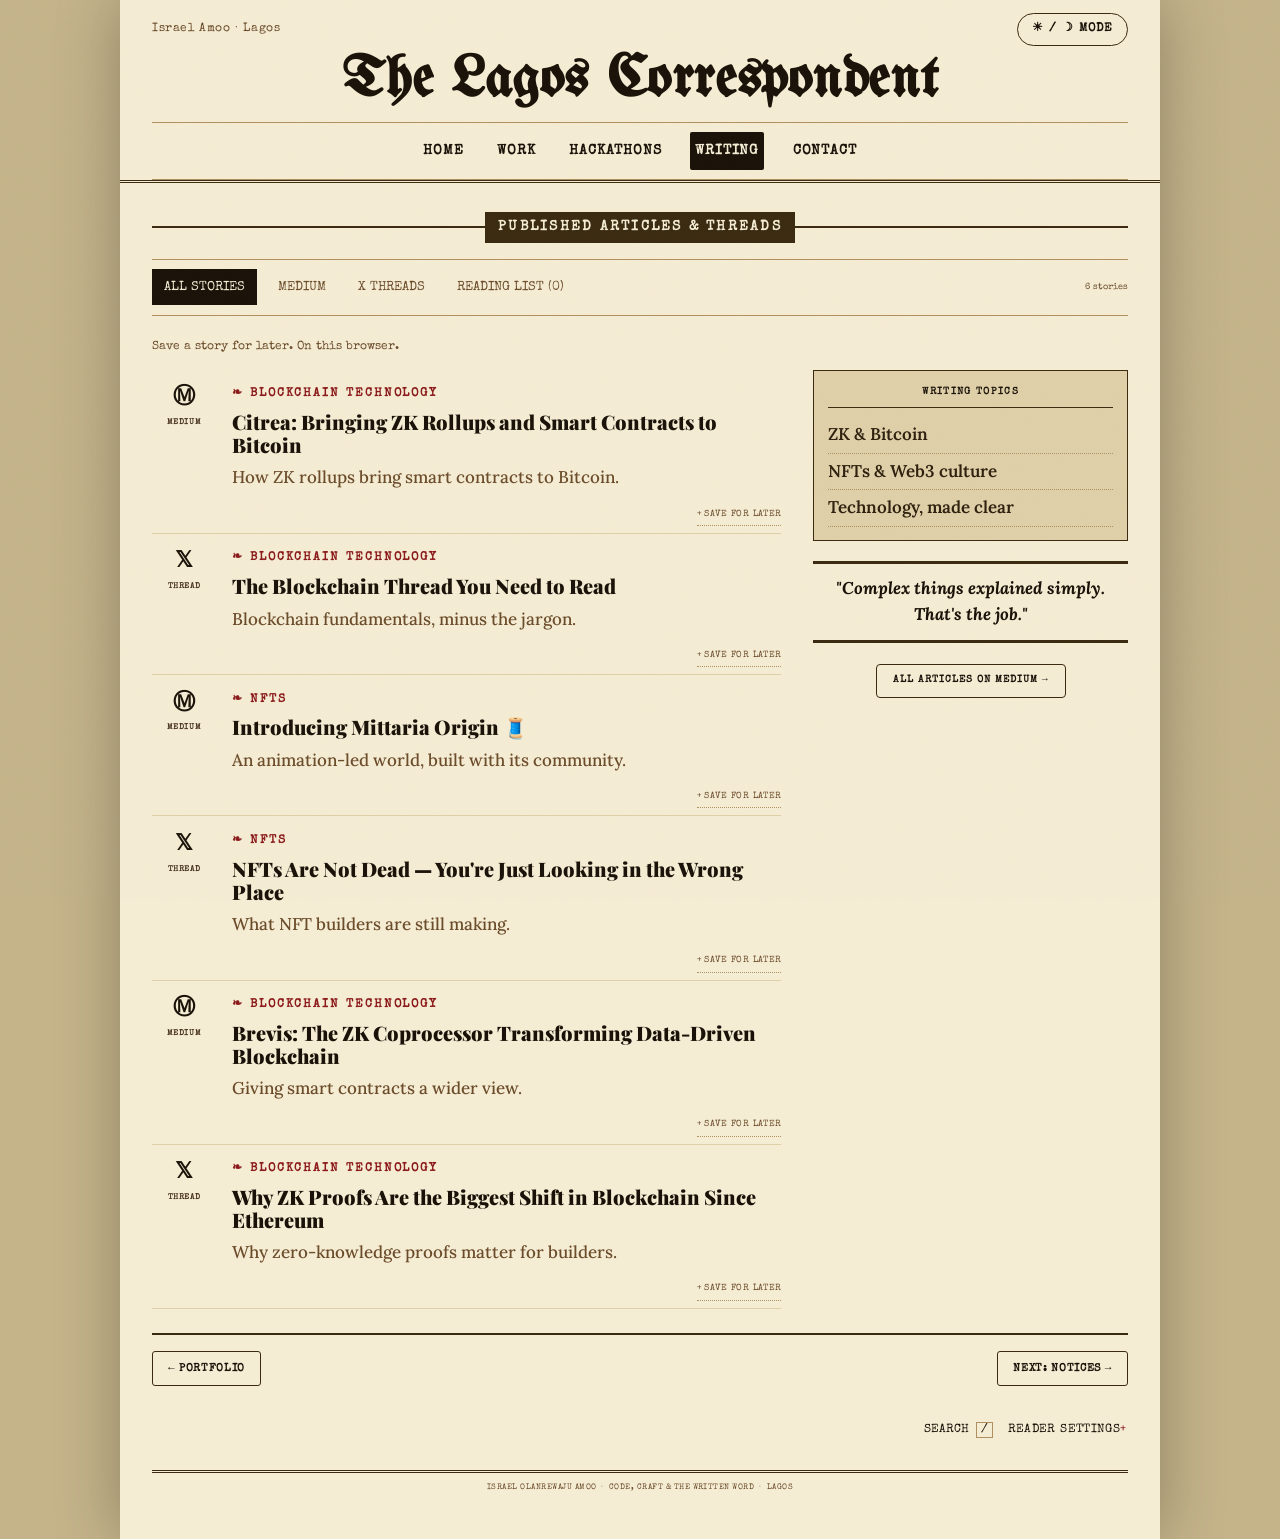
<file: writing.html>
<!DOCTYPE html>
<html lang="en" data-theme="light">
<head>
<meta charset="UTF-8">
<meta name="viewport" content="width=device-width, initial-scale=1.0">
<title>Writing — The Lagos Correspondent</title>
<meta name="description" content="Articles and threads by Israel Olanrewaju Amoo on ZK proofs, Bitcoin L2s, NFTs, DeFi and frontend craft — complex ideas explained simply.">
<meta name="author" content="Israel Olanrewaju Amoo">
<link rel="canonical" href="https://jacksonx28.github.io/portfolio/writing.html">
<link rel="icon" href="data:image/svg+xml,%3Csvg xmlns='http://www.w3.org/2000/svg' viewBox='0 0 100 100'%3E%3Ctext y='.9em' font-size='90'%3E%F0%9F%93%B0%3C/text%3E%3C/svg%3E">
<meta property="og:type" content="website">
<meta property="og:site_name" content="The Lagos Correspondent">
<meta property="og:title" content="Writing — Articles & Threads">
<meta property="og:description" content="Medium articles and X threads on blockchain, ZK proofs, NFTs and frontend craft.">
<meta property="og:url" content="https://jacksonx28.github.io/portfolio/writing.html">
<meta name="twitter:card" content="summary">
<meta name="twitter:title" content="Writing — Articles & Threads">
<meta name="twitter:description" content="Medium articles and X threads on blockchain, ZK proofs, NFTs and frontend craft.">
<link href="https://fonts.googleapis.com/css2?family=UnifrakturMaguntia&family=Playfair+Display:ital,wght@0,400;0,700;0,900;1,400;1,700&family=Lora:ital,wght@0,400;0,500;0,600;0,700;1,400;1,600&family=Special+Elite&display=swap" rel="stylesheet">
<script src="theme.js?v=3"></script>
<link rel="stylesheet" href="style.css">
<link rel="stylesheet" href="interactions.css">
<link rel="stylesheet" href="frontpage.css?v=9">
</head>
<body>
<a class="skip-link" href="#main-content">Skip to content</a>
<div class="paper-curtain" id="paper-curtain" aria-hidden="true"><div class="curtain-sheet curtain-sheet-left"><div class="curtain-cover">
  <div class="curtain-edition"><span>Independent mind. Lagos edition.</span><span>Code · Craft · Curiosity</span></div>
  <div class="curtain-masthead">The Lagos Correspondent</div>
  <div class="curtain-dateline"><span>A portfolio by Israel Amoo</span><span>Fresh off the press</span><span>No. 001</span></div>
  <div class="curtain-story"><div class="curtain-headline">Stories worth<br><em>building.</em></div><figure><img class="curtain-story-photo" src="israel-portrait.jpg" alt="" width="175" height="206"><figcaption class="curtain-story-caption">Builder. Writer.<br>Lagos-made.</figcaption></figure></div>
  <div class="curtain-rule"></div><div class="curtain-footer"><span>Frontend engineering · Technical writing · Product</span><span>Open a new chapter →</span></div>
</div></div><div class="curtain-sheet curtain-sheet-right"><div class="curtain-cover">
  <div class="curtain-edition"><span>Independent mind. Lagos edition.</span><span>Code · Craft · Curiosity</span></div>
  <div class="curtain-masthead">The Lagos Correspondent</div>
  <div class="curtain-dateline"><span>A portfolio by Israel Amoo</span><span>Fresh off the press</span><span>No. 001</span></div>
  <div class="curtain-story"><div class="curtain-headline">Stories worth<br><em>building.</em></div><figure><img class="curtain-story-photo" src="israel-portrait.jpg" alt="" width="175" height="206"><figcaption class="curtain-story-caption">Builder. Writer.<br>Lagos-made.</figcaption></figure></div>
  <div class="curtain-rule"></div><div class="curtain-footer"><span>Frontend engineering · Technical writing · Product</span><span>Open a new chapter →</span></div>
</div></div></div>
<button class="paper-skip" id="skip-paper" type="button" hidden>Skip opening · Esc</button>
<button class="paper-unfold" id="unfold-paper" type="button" hidden>Unfold the paper ↗︎</button>
<div class="reading-progress" aria-hidden="true"></div>
<div class="newspaper">

  <header class="masthead">
    <div class="masthead-top">
      <span class="left-text">Israel Amoo · Lagos</span>
      <button class="theme-toggle" aria-label="Toggle light or dark mode">☀ / ☽ Mode</button>
    </div>
    <h1 class="paper-title"><a href="index.html">The Lagos Correspondent</a></h1>
    <nav class="masthead-nav" aria-label="Main navigation">
      <a href="index.html">Home</a>
      <a href="portfolio.html">Work</a>
      <a href="portfolio.html#hackathons">Hackathons</a>
      <a href="writing.html" class="current" aria-current="page">Writing</a>
      <a href="notices.html">Contact</a>
    </nav>
  </header>








  <main class="content-wrapper" id="main-content">
    <div class="section-head">
      <div class="section-head-rule"></div>
      <div class="section-head-label">Published Articles &amp; Threads</div>
      <div class="section-head-rule"></div>
    </div>

    <div class="filter-bar" id="writing-filters" role="group" aria-label="Filter writing" data-enhancement hidden><button type="button" data-filter="all" aria-pressed="true">All stories</button><button type="button" data-filter="medium" aria-pressed="false">Medium</button><button type="button" data-filter="thread" aria-pressed="false">X threads</button><button type="button" data-filter="saved" aria-pressed="false">Reading list (0)</button><span class="filter-count" id="writing-count" role="status">6 stories</span></div>
    <p class="edition-note" style="margin-bottom:.8rem">Save a story for later. On this browser.</p>
    <div class="writing-layout">
      <div>

        <!-- Medium 1 -->
        <div class="article-wrap" id="citrea-bringing-zk-rollups-and-smart-contracts-to-bitcoin" data-article="citrea-bringing-zk-rollups-and-smart-contracts-to-bitcoin" data-source="medium"><a class="article-entry" href="https://medium.com/@Jacksonnn/citrea-bringing-zk-rollups-and-smart-contracts-to-bitcoin-54c1bc8833cb" target="_blank" rel="noopener">
          <div class="article-source">
            <span class="source-icon">Ⓜ</span>
            <span class="source-label">Medium</span>
          </div>
          <div>
            <p class="eyebrow">❧ Blockchain Technology</p>
            <h3 class="headline hl-md" style="color:var(--ink);">Citrea: Bringing ZK Rollups and Smart Contracts to Bitcoin</h3>
            <p class="body-text" style="font-size:14px; margin-top:.25rem; color:var(--sepia);">How ZK rollups bring smart contracts to Bitcoin.</p>
          </div>
        </a><button class="bookmark-button" type="button" aria-pressed="false" aria-label="Save Citrea: Bringing ZK Rollups and Smart Contracts to Bitcoin for later" data-enhancement hidden>+ Save for later</button></div>

        <!-- X Thread 1 -->
        <div class="article-wrap" id="the-blockchain-thread-you-need-to-read" data-article="the-blockchain-thread-you-need-to-read" data-source="thread"><a class="article-entry" href="https://x.com/kingjackson_eth/status/1885987423995195669" target="_blank" rel="noopener">
          <div class="article-source">
            <span class="source-icon">𝕏</span>
            <span class="source-label">Thread</span>
          </div>
          <div>
            <p class="eyebrow">❧ Blockchain Technology</p>
            <h3 class="headline hl-md" style="color:var(--ink);">The Blockchain Thread You Need to Read</h3>
            <p class="body-text" style="font-size:14px; margin-top:.25rem; color:var(--sepia);">Blockchain fundamentals, minus the jargon.</p>
          </div>
        </a><button class="bookmark-button" type="button" aria-pressed="false" aria-label="Save The Blockchain Thread You Need to Read for later" data-enhancement hidden>+ Save for later</button></div>

        <!-- Medium 2 -->
        <div class="article-wrap" id="introducing-mittaria-origin" data-article="introducing-mittaria-origin" data-source="medium"><a class="article-entry" href="https://medium.com/@Jacksonnn/introducing-mittaria-origin-b721bad26d1e" target="_blank" rel="noopener">
          <div class="article-source">
            <span class="source-icon">Ⓜ</span>
            <span class="source-label">Medium</span>
          </div>
          <div>
            <p class="eyebrow">❧ NFTs</p>
            <h3 class="headline hl-md" style="color:var(--ink);">Introducing Mittaria Origin 🧵</h3>
            <p class="body-text" style="font-size:14px; margin-top:.25rem; color:var(--sepia);">An animation-led world, built with its community.</p>
          </div>
        </a><button class="bookmark-button" type="button" aria-pressed="false" aria-label="Save Introducing Mittaria Origin 🧵 for later" data-enhancement hidden>+ Save for later</button></div>

        <!-- X Thread 2 -->
        <div class="article-wrap" id="nfts-are-not-dead-you-re-just-looking-in-the-wrong-place" data-article="nfts-are-not-dead-you-re-just-looking-in-the-wrong-place" data-source="thread"><a class="article-entry" href="https://x.com/kingjackson_eth/status/2056751882916307359" target="_blank" rel="noopener">
          <div class="article-source">
            <span class="source-icon">𝕏</span>
            <span class="source-label">Thread</span>
          </div>
          <div>
            <p class="eyebrow">❧ NFTs</p>
            <h3 class="headline hl-md" style="color:var(--ink);">NFTs Are Not Dead — You're Just Looking in the Wrong Place</h3>
            <p class="body-text" style="font-size:14px; margin-top:.25rem; color:var(--sepia);">What NFT builders are still making.</p>
          </div>
        </a><button class="bookmark-button" type="button" aria-pressed="false" aria-label="Save NFTs Are Not Dead — You're Just Looking in the Wrong Place for later" data-enhancement hidden>+ Save for later</button></div>

        <!-- Medium 3 -->
        <div class="article-wrap" id="brevis-the-zk-coprocessor-transforming-data-driven-blockchain" data-article="brevis-the-zk-coprocessor-transforming-data-driven-blockchain" data-source="medium"><a class="article-entry" href="https://medium.com/@Jacksonnn/brevis-the-zk-coprocessor-transforming-data-driven-blockchain-cca587b9eef4" target="_blank" rel="noopener">
          <div class="article-source">
            <span class="source-icon">Ⓜ</span>
            <span class="source-label">Medium</span>
          </div>
          <div>
            <p class="eyebrow">❧ Blockchain Technology</p>
            <h3 class="headline hl-md" style="color:var(--ink);">Brevis: The ZK Coprocessor Transforming Data-Driven Blockchain</h3>
            <p class="body-text" style="font-size:14px; margin-top:.25rem; color:var(--sepia);">Giving smart contracts a wider view.</p>
          </div>
        </a><button class="bookmark-button" type="button" aria-pressed="false" aria-label="Save Brevis: The ZK Coprocessor Transforming Data-Driven Blockchain for later" data-enhancement hidden>+ Save for later</button></div>

        <!-- X Thread 3 -->
        <div class="article-wrap" id="why-zk-proofs-are-the-biggest-shift-in-blockchain-since-ethereum" data-article="why-zk-proofs-are-the-biggest-shift-in-blockchain-since-ethereum" data-source="thread"><a class="article-entry" href="https://x.com/kingjackson_eth/status/1884619133150462299" target="_blank" rel="noopener">
          <div class="article-source">
            <span class="source-icon">𝕏</span>
            <span class="source-label">Thread</span>
          </div>
          <div>
            <p class="eyebrow">❧ Blockchain Technology</p>
            <h3 class="headline hl-md" style="color:var(--ink);">Why ZK Proofs Are the Biggest Shift in Blockchain Since Ethereum</h3>
            <p class="body-text" style="font-size:14px; margin-top:.25rem; color:var(--sepia);">Why zero-knowledge proofs matter for builders.</p>
          </div>
        </a><button class="bookmark-button" type="button" aria-pressed="false" aria-label="Save Why ZK Proofs Are the Biggest Shift in Blockchain Since Ethereum for later" data-enhancement hidden>+ Save for later</button></div>

        <p class="empty-state" id="reading-empty" hidden>Nothing saved yet. Pick a story from All stories.</p>
      </div>

      <div>
        <div class="skills-box" style="margin-bottom:1rem;">
          <div class="skills-box-head">Writing Topics</div>
          <ul class="writing-list"><li>ZK &amp; Bitcoin</li><li>NFTs &amp; Web3 culture</li><li>Technology, made clear</li></ul>
        </div>
        <div class="pull-quote">
          <p>"Complex things explained simply. That's the job."</p>
        </div>
        <div style="text-align:center; margin-top:1rem;">
          <a href="https://medium.com/@Jacksonnn" target="_blank" rel="noopener" style="font-family:'Special Elite',monospace; font-size:10px; font-weight:700; letter-spacing:.1em; text-transform:uppercase; color:var(--ink); text-decoration:none; border:1.5px solid var(--rule); padding:7px 16px; border-radius:4px; display:inline-block;">
            All Articles on Medium →
          </a>
        </div>
      </div>
    </div>
  </main>

  <div class="page-flip">
    <a href="portfolio.html">← Portfolio</a>
    <a href="notices.html">Next: Notices →</a>
  </div>

  <div class="edition-tools" aria-label="Reading room controls" data-enhancement hidden>

    <div class="edition-tools-group"><button type="button" data-open-index aria-haspopup="dialog" aria-controls="edition-index">Search <kbd>/</kbd></button><details class="edition-preferences"><summary>Reader settings</summary><div class="preferences-panel"><button type="button" data-toggle-motion aria-pressed="true">Motion: on</button><button type="button" data-toggle-sound aria-pressed="false">Sound: off</button><button type="button" data-replay-press>Replay opening ↗︎</button></div></details></div>
  </div>
  <hr class="footer-rule">
  <div class="footer-text">ISRAEL OLANREWAJU AMOO &nbsp;·&nbsp; CODE, CRAFT &amp; THE WRITTEN WORD &nbsp;·&nbsp; LAGOS</div>

</div>


<dialog class="edition-dialog" id="edition-index" aria-labelledby="edition-index-title">
  <div class="dialog-head"><div><p class="eyebrow">❧ Find your next story</p><h2 id="edition-index-title">The Edition Index</h2></div><button class="dialog-close" type="button" data-close-dialog aria-label="Close edition index">✕</button></div>
  <label class="index-search-label" for="edition-search">Search projects, stories, or a page</label>
  <input class="edition-search" id="edition-search" type="search" placeholder="Try “Web3”, “restaurant”, or “Bitcoin”…" autocomplete="off">
  <p id="index-count" class="edition-note" role="status" aria-live="polite"></p>
  <ul class="index-results" id="index-results" aria-label="Search results"></ul>
  <p class="edition-note">Press Esc to return to your page. Open this index with / or Ctrl / ⌘ K.</p>
</dialog>
<div class="edition-toast" id="edition-status" role="status" aria-live="polite" hidden></div>
<button class="back-to-top" type="button" aria-label="Back to the masthead" hidden>↑</button>
<script type="application/json" id="edition-index-data">[{"title": "Meet Israel Olanrewaju Amoo", "description": "Frontend engineer, technical writer and product builder. Lagos, Nigeria.", "type": "Page 01 · Front page", "url": "index.html"}, {"title": "Shipped projects", "description": "Explore six builds across hospitality, property, commerce, Web3 and games.", "type": "Page 02 · Portfolio", "url": "portfolio.html"}, {"title": "Articles & threads", "description": "Bitcoin, ZK proofs, NFTs and Web3, explained simply.", "type": "Page 03 · Writing", "url": "writing.html"}, {"title": "Start a conversation", "description": "Build a project enquiry or find my email, X and LinkedIn.", "type": "Page 04 · Correspondence", "url": "notices.html"}, {"title": "Make your own front page", "description": "Typeset a headline and download your own newspaper keepsake.", "type": "Play · Printing room", "url": "index.html#press-room"}, {"title": "Lagos, before the internet", "description": "A 1926 newspaper record and a 1960 independence newsreel.", "type": "Explore · Lagos archive", "url": "index.html#lagos-archive"}, {"title": "Community Pulse", "description": "Web3 collaboration platform for communities, projects and collaboration managers.", "type": "Project · Design & development", "url": "portfolio.html#community-pulse"}, {"title": "Blackbell Nigeria", "description": "Fine dining restaurant — full menu presentation, clean booking experience.", "type": "Project · Design & development", "url": "portfolio.html#blackbell-nigeria"}, {"title": "Vistacraft Homes", "description": "Luxury off-plan apartments in Lekki, Lagos — premium real estate, built with precision.", "type": "Project · Design & development", "url": "portfolio.html#vistacraft-homes"}, {"title": "Figure234", "description": "Collectible figure ordering platform — built for serious collectors, optimised to convert.", "type": "Project · Design & development", "url": "portfolio.html#figure234"}, {"title": "Degen Lifestyles", "description": "Web3 Creator DAO — on-chain community for traders, builders and culture-native creators.", "type": "Project · Design & development", "url": "portfolio.html#degen-lifestyles"}, {"title": "Doodlemon Jigsaw", "description": "Interactive Web3 puzzle game — doodled Pokémon cards rebuilt piece by piece. Where Doodles meets Pokémon.", "type": "Project · Design & development", "url": "portfolio.html#doodlemon-jigsaw"}, {"title": "Citrea: Bringing ZK Rollups and Smart Contracts to Bitcoin", "description": "Bitcoin is the most secure blockchain — but it can't run smart contracts. Citrea changes that with ZK rollups. Here's how.", "type": "Article · Medium", "url": "https://medium.com/@Jacksonnn/citrea-bringing-zk-rollups-and-smart-contracts-to-bitcoin-54c1bc8833cb"}, {"title": "The Blockchain Thread You Need to Read", "description": "A deep-dive thread on blockchain fundamentals, explained sharply and without jargon for builders and newcomers alike.", "type": "Article · Thread", "url": "https://x.com/kingjackson_eth/status/1885987423995195669"}, {"title": "Introducing Mittaria Origin 🧵", "description": "A Web3 project uniting co-owners, co-creators, and community — nurturing an animation-led NFT world unlike anything before it.", "type": "Article · Medium", "url": "https://medium.com/@Jacksonnn/introducing-mittaria-origin-b721bad26d1e"}, {"title": "NFTs Are Not Dead — You're Just Looking in the Wrong Place", "description": "The mainstream narrative killed NFTs. The builders didn't get the memo. A thread on what's actually happening on-chain.", "type": "Article · Thread", "url": "https://x.com/kingjackson_eth/status/2056751882916307359"}, {"title": "Brevis: The ZK Coprocessor Transforming Data-Driven Blockchain", "description": "Smart contracts are limited by what the chain allows them to see. Brevis unlocks off-chain data — securely, via ZK proofs.", "type": "Article · Medium", "url": "https://medium.com/@Jacksonnn/brevis-the-zk-coprocessor-transforming-data-driven-blockchain-cca587b9eef4"}, {"title": "Why ZK Proofs Are the Biggest Shift in Blockchain Since Ethereum", "description": "Zero-knowledge proofs sound academic. The implications are anything but. A thread breaking down why this matters right now.", "type": "Article · Thread", "url": "https://x.com/kingjackson_eth/status/1884619133150462299"}]</script>
<script src="press-transition.js?v=3" defer></script>
<script src="edition.js?v=4" defer></script>

</body>
</html>
</file>
<file: style.css>
/* ═══════════════════════════════════════════════
   THE LAGOS CORRESPONDENT — MASTER STYLESHEET
═══════════════════════════════════════════════ */

[data-theme="light"] {
  --ink:           #1a1208;
  --ink-light:     #2e200e;
  --paper:         #f5ecd4;
  --paper-dark:    #eadcbb;
  --paper-aged:    #dfd0a8;
  --rule:          #3a2a10;
  --rule-light:    #b09060;
  --red-ink:       #8b1a1a;
  --sepia:         #6b4c2a;
  --caption:       #4a3520;
  --tag-bg:        #8b1a1a;
  --tag-fg:        #f5ecd4;
  --toggle-bg:     #f5ecd4;
  --toggle-fg:     #1a1208;
  --toggle-border: #3a2a10;
  --card-bg:       #f5ecd4;
  --card-hover:    #eadcbb;
  --skills-bg:     #dfd0a8;
  --classifieds:   #dfd0a8;
  --pull-border:   #3a2a10;
  --body-bg:       #c5b48a;
  --shadow:        rgba(0,0,0,0.28);
  --ornament:      #6b4c2a;
  --byline-b:      #dfd0a8;
  --scan:          none;
  --card-border:   #3a2a10;
  --iframe-bg:     #e8d9b0;
  --nav-active:    #1a1208;
  --nav-active-fg: #f5ecd4;
}
[data-theme="dark"] {
  --ink:           #e8d9b0;
  --ink-light:     #d0bc90;
  --paper:         #0f0d09;
  --paper-dark:    #161309;
  --paper-aged:    #1e1a0e;
  --rule:          #b09060;
  --rule-light:    #5a4520;
  --red-ink:       #d8493a;
  --sepia:         #a07848;
  --caption:       #a08860;
  --tag-bg:        #c0392b;
  --tag-fg:        #f0e2c0;
  --toggle-bg:     #1e1a0e;
  --toggle-fg:     #e8d9b0;
  --toggle-border: #b09060;
  --card-bg:       #161309;
  --card-hover:    #1e1a0e;
  --skills-bg:     #1e1a0e;
  --classifieds:   #1e1a0e;
  --pull-border:   #b09060;
  --body-bg:       #080705;
  --shadow:        rgba(0,0,0,0.7);
  --ornament:      #b09060;
  --byline-b:      #2a2410;
  --scan:          block;
  --card-border:   #b09060;
  --iframe-bg:     #1e1a0e;
  --nav-active:    #b09060;
  --nav-active-fg: #0f0d09;
}

/* ── RESET ── */
*, *::before, *::after { box-sizing: border-box; margin: 0; padding: 0; }
html { scroll-behavior: smooth; }

/* ── QUILL CURSOR ── */
body {
  background: var(--body-bg);
  color: var(--ink);
  font-family: 'Lora', Georgia, 'Times New Roman', serif;
  font-size: 17px;
  line-height: 1.75;
  font-weight: 500;
  transition: background .3s, color .3s;
  cursor: url("data:image/svg+xml,%3Csvg xmlns='http://www.w3.org/2000/svg' width='32' height='32' viewBox='0 0 32 32'%3E%3Cpath fill='%231a1208' d='M27 2C19 2 8 12 6 22l4-2c2-6 8-13 15-16-3 6-7 13-13 18l2 4c8-5 14-16 13-24z'/%3E%3Cpath fill='%231a1208' d='M6 22l-2 6 6-2-4-4z'/%3E%3C/svg%3E") 0 30, crosshair;
}
[data-theme="dark"] body {
  cursor: url("data:image/svg+xml,%3Csvg xmlns='http://www.w3.org/2000/svg' width='32' height='32' viewBox='0 0 32 32'%3E%3Cpath fill='%23e8d9b0' d='M27 2C19 2 8 12 6 22l4-2c2-6 8-13 15-16-3 6-7 13-13 18l2 4c8-5 14-16 13-24z'/%3E%3Cpath fill='%23e8d9b0' d='M6 22l-2 6 6-2-4-4z'/%3E%3C/svg%3E") 0 30, crosshair;
}
a, button {
  cursor: url("data:image/svg+xml,%3Csvg xmlns='http://www.w3.org/2000/svg' width='32' height='32' viewBox='0 0 32 32'%3E%3Cpath fill='%238b1a1a' d='M27 2C19 2 8 12 6 22l4-2c2-6 8-13 15-16-3 6-7 13-13 18l2 4c8-5 14-16 13-24z'/%3E%3Cpath fill='%238b1a1a' d='M6 22l-2 6 6-2-4-4z'/%3E%3C/svg%3E") 0 30, pointer;
}

/* Paper grain */
body::before {
  content: '';
  position: fixed; inset: 0;
  background-image: url("data:image/svg+xml,%3Csvg xmlns='http://www.w3.org/2000/svg' width='300' height='300'%3E%3Cfilter id='n'%3E%3CfeTurbulence type='fractalNoise' baseFrequency='.75' numOctaves='4' stitchTiles='stitch'/%3E%3C/filter%3E%3Crect width='300' height='300' filter='url(%23n)' opacity='.05'/%3E%3C/svg%3E");
  pointer-events: none; z-index: 9999; opacity: .45;
}

.scan-line {
  display: var(--scan);
  position: fixed; top: 0; left: 0; right: 0; height: 2px;
  background: linear-gradient(90deg, transparent, rgba(176,144,96,.14), transparent);
  animation: scandown 7s linear infinite;
  pointer-events: none; z-index: 9998;
}
@keyframes scandown { 0%{top:0} 100%{top:100vh} }

.newspaper {
  max-width: 1040px;
  margin: 0 auto;
  background: var(--paper);
  min-height: 100vh;
  padding-bottom: 2rem;
  box-shadow: 0 0 60px var(--shadow);
  transition: background .3s;
}

/* ═══════════════════════════════════════════════
   MASTHEAD
═══════════════════════════════════════════════ */
.masthead {
  padding: 1rem 2rem 0;
  border-bottom: 3px double var(--rule);
}

.masthead-top {
  display: flex;
  justify-content: space-between;
  align-items: center;
  font-family: 'Special Elite', monospace;
  font-size: 10px;
  color: var(--sepia);
  margin-bottom: .5rem;
  letter-spacing: .05em;
}
.left-text { line-height: 1.5; }

.theme-toggle {
  background: var(--toggle-bg);
  color: var(--toggle-fg);
  border: 1.5px solid var(--toggle-border);
  padding: 5px 14px;
  font-family: 'Special Elite', monospace;
  font-size: 10px; font-weight: 700;
  letter-spacing: .08em; text-transform: uppercase;
  border-radius: 20px;
  transition: background .2s, color .2s;
  white-space: nowrap;
}
.theme-toggle:hover { background: var(--toggle-fg); color: var(--toggle-bg); }

hr.thin   { border: none; border-top: 1px solid var(--rule); margin: .35rem 0; }
hr.double { border: none; border-top: 3px double var(--rule); margin: .35rem 0; }

.paper-title {
  font-family: 'UnifrakturMaguntia', cursive;
  font-size: clamp(28px, 8vw, 76px);
  line-height: 1.05; text-align: center; color: var(--ink);
  letter-spacing: .01em; margin: .35rem 0;
  transition: color .3s;
}
.paper-title a { color: inherit; text-decoration: none; }

.paper-subtitle {
  font-family: 'Special Elite', monospace; font-size: 9.5px;
  text-align: center; letter-spacing: .18em; text-transform: uppercase;
  color: var(--sepia); margin: .15rem 0 .5rem;
}

/* ── NAV — always visible, wraps cleanly on all sizes ── */
.masthead-nav {
  display: flex;
  justify-content: center;
  flex-wrap: wrap;
  gap: .25rem;
  padding: .45rem .5rem;
  border-top: 1px solid var(--rule-light);
  border-bottom: 1px solid var(--rule-light);
  margin: .1rem 0 0;
}
.masthead-nav a {
  font-family: 'Special Elite', monospace;
  font-size: 11px; font-weight: 700;
  letter-spacing: .06em; text-transform: uppercase;
  color: var(--ink); text-decoration: none;
  padding: .45rem 1.1rem;
  border-radius: 2px;
  position: relative;
  transition: color .2s, background .2s;
  white-space: nowrap;
}
/* Subtle underline on hover */
.masthead-nav a::after {
  content: '';
  position: absolute;
  bottom: 4px; left: 1.1rem; right: 1.1rem;
  height: 1.5px;
  background: var(--rule);
  transform: scaleX(0);
  transform-origin: left;
  transition: transform .22s ease;
}
.masthead-nav a:hover { color: var(--ink); }
.masthead-nav a:hover::after { transform: scaleX(1); }
/* Current page — filled pill */
.masthead-nav a.current {
  background: var(--nav-active);
  color: var(--nav-active-fg);
  border-radius: 2px;
}
.masthead-nav a.current::after { display: none; }

.masthead-dateline {
  display: flex; justify-content: center;
  font-family: 'Special Elite', monospace; font-size: 9px;
  color: var(--caption); padding: .35rem 0 .2rem; letter-spacing: .04em;
  flex-wrap: wrap; gap: 12px;
  border-top: 1px solid var(--rule-light);
  margin-top: .2rem;
}

/* ── BREAKING STRIP ── */
.breaking-strip {
  display: flex;
  align-items: stretch;
  background: var(--paper-aged);
  border-top: 2px solid var(--rule);
  border-bottom: 2px solid var(--rule);
  overflow: hidden;
  min-height: 36px;
}
.breaking-label {
  background: var(--red-ink); color: #fff;
  padding: .45rem 1rem;
  font-family: 'Special Elite', monospace;
  font-size: 10px; font-weight: 700;
  letter-spacing: .14em; text-transform: uppercase;
  white-space: nowrap; flex-shrink: 0;
  display: flex; align-items: center;
}
.breaking-ticker-wrap {
  flex: 1; overflow: hidden;
  display: flex; align-items: center;
  padding: 0 1rem;
}
.breaking-ticker {
  font-family: 'Special Elite', monospace;
  font-size: 10.5px; font-weight: 700;
  color: var(--ink); letter-spacing: .03em; line-height: 1.5;
  display: inline-block;
}
.breaking-ticker.ticker-in  { animation: slideInUp .38s ease forwards; }
.breaking-ticker.ticker-out { animation: slideOutUp .38s ease forwards; }
@keyframes slideInUp  { from{opacity:0;transform:translateY(14px)} to{opacity:1;transform:translateY(0)} }
@keyframes slideOutUp { from{opacity:1;transform:translateY(0)} to{opacity:0;transform:translateY(-14px)} }

/* ── EDITION BANNER ── */
.edition-banner {
  background: var(--ink); color: var(--paper); text-align: center;
  padding: .4rem 2rem;
  font-family: 'Special Elite', monospace; font-size: 10px; font-weight: 700;
  letter-spacing: .22em; text-transform: uppercase;
  transition: background .3s, color .3s;
}

/* ── PAGE FLIP ── */
.page-flip {
  display: flex; justify-content: space-between; align-items: center;
  padding: 1rem 2rem 0;
  font-family: 'Special Elite', monospace; font-size: 11px;
  letter-spacing: .06em; text-transform: uppercase;
}
.page-flip a {
  color: var(--ink); text-decoration: none; font-weight: 700;
  border: 1.5px solid var(--rule); padding: 7px 15px; border-radius: 3px;
  transition: background .15s, color .15s;
}
.page-flip a:hover { background: var(--ink); color: var(--paper); }

/* ── FOOTER ── */
.footer-rule { border: none; border-top: 3px double var(--rule); margin: .8rem 2rem .5rem; }
.footer-text {
  text-align: center; font-family: 'Special Elite', monospace;
  font-size: 9px; font-weight: 700; color: var(--sepia); letter-spacing: .1em;
  line-height: 1.7; padding: 0 2rem .8rem;
}

/* ═══════════════════════════════════════════════
   LAYOUT
═══════════════════════════════════════════════ */
.content-wrapper { padding: 0 2rem; }

.section-head { display: flex; align-items: center; margin: 1.8rem 0 1rem; }
.section-head-rule { flex: 1; border-top: 2px solid var(--rule); }
.section-head-label {
  font-family: 'Special Elite', monospace; font-size: 10px; font-weight: 700;
  letter-spacing: .16em; text-transform: uppercase;
  color: var(--paper); background: var(--rule);
  padding: 3px 13px; white-space: nowrap;
}

/* ═══════════════════════════════════════════════
   TYPOGRAPHY
═══════════════════════════════════════════════ */
.eyebrow {
  font-family: 'Special Elite', monospace; font-size: 9.5px; font-weight: 700;
  letter-spacing: .16em; text-transform: uppercase;
  color: var(--red-ink); margin-bottom: .3rem;
}
.headline {
  font-family: 'Playfair Display', Georgia, serif;
  font-weight: 900; line-height: 1.15; color: var(--ink); margin-bottom: .4rem;
}
.hl-xl { font-size: clamp(22px, 4.5vw, 42px); }
.hl-lg  { font-size: clamp(18px, 3vw, 26px); }
.hl-md  { font-size: 20px; }
.hl-sm  { font-size: 16px; font-weight: 700; }

.deck {
  font-family: 'Lora', Georgia, serif; font-weight: 600; font-style: italic;
  font-size: 15.5px; color: var(--sepia); margin-bottom: .6rem; line-height: 1.65;
}
.byline {
  font-family: 'Special Elite', monospace; font-size: 10px; font-weight: 700;
  letter-spacing: .08em; text-transform: uppercase;
  color: var(--caption); margin-bottom: .75rem;
  padding-bottom: .5rem; border-bottom: 1px solid var(--byline-b);
}
.body-text {
  font-family: 'Lora', Georgia, serif;
  font-size: 15.5px; font-weight: 500; line-height: 1.8; color: var(--ink-light);
}
.body-text p + p { margin-top: .65rem; }
.body-text strong { font-weight: 700; color: var(--ink); }
.drop-cap::first-letter {
  font-family: 'Playfair Display', serif; font-size: 4em;
  font-weight: 900; float: left; line-height: .7;
  margin: .05em .1em 0 0; color: var(--ink);
}
.pull-quote {
  border-top: 3px solid var(--pull-border);
  border-bottom: 3px solid var(--pull-border);
  padding: .8rem .5rem; margin: 1.2rem 0; text-align: center;
}
.pull-quote p {
  font-family: 'Lora', serif; font-style: italic; font-weight: 700;
  font-size: 17px; color: var(--ink); line-height: 1.5;
}
.ornament { text-align: center; font-size: 16px; color: var(--ornament); margin: .5rem 0; letter-spacing: .22em; }

/* ═══════════════════════════════════════════════
   FRONT GRID
═══════════════════════════════════════════════ */
.front-grid {
  display: grid;
  grid-template-columns: 3fr 1px 2fr;
  gap: 0;
  border-bottom: 2px solid var(--rule);
  padding-bottom: 1.5rem;
}
.col-divider { background: var(--rule); width: 1px; margin: 0 1.4rem; }

/* Stats */
.stats-strip {
  display: flex;
  border: 1.5px solid var(--rule);
  margin-top: 1.4rem;
  background: var(--paper-aged);
  overflow: hidden;
}
.stat-item { flex: 1; padding: .85rem 1rem; display: flex; flex-direction: column; gap: .2rem; }
.stat-num {
  font-family: 'Playfair Display', serif; font-weight: 900;
  font-size: 15px; color: var(--ink); line-height: 1.1;
}
.stat-label {
  font-family: 'Special Elite', monospace; font-size: 8px; font-weight: 700;
  letter-spacing: .07em; text-transform: uppercase; color: var(--caption); line-height: 1.4;
}
.stat-divider { width: 1px; background: var(--rule); flex-shrink: 0; }

/* Portrait */
.portrait-box {
  border: 2px solid var(--rule); padding: 1rem; text-align: center;
  margin-bottom: 1rem; background: var(--paper-dark); transition: background .3s;
}
.portrait-circle {
  width: 104px; height: 104px; border-radius: 50%;
  border: 2px solid var(--rule); margin: 0 auto .6rem;
  background: var(--paper-aged); display: flex; align-items: center;
  justify-content: center; overflow: hidden; position: relative;
  box-shadow: inset 0 0 12px var(--shadow);
}
.portrait-photo {
  width: 100%; height: 100%;
  object-fit: cover; object-position: center 18%;
  border-radius: 50%; display: none;
  /* Ink-on-newsprint look: drop the colour, warm it to sepia, push contrast */
  filter: grayscale(1) sepia(.42) contrast(1.12) brightness(1.05);
}
/* In light mode, multiply the photo into the aged-paper tone so the highlights
   pick up the page colour instead of reading as bright white. */
[data-theme="light"] .portrait-photo { mix-blend-mode: multiply; }
[data-theme="dark"]  .portrait-photo { filter: grayscale(1) sepia(.3) contrast(1.15) brightness(1.12); }
/* Fine halftone dot grid — only when a real photo is present, not the initials */
.portrait-circle:has(.portrait-photo[src]:not([src=""]))::after {
  content: ""; position: absolute; inset: 0; border-radius: 50%; pointer-events: none;
  background-image: radial-gradient(var(--ink) .5px, transparent .6px);
  background-size: 3px 3px; mix-blend-mode: overlay; opacity: .32;
}
.portrait-photo[src]:not([src=""]) { display: block; }
.portrait-photo[src]:not([src=""]) + .portrait-initials { display: none; }
.portrait-initials { font-family: 'UnifrakturMaguntia', cursive; font-size: 34px; color: var(--ink); line-height: 1; }
.portrait-caption {
  font-family: 'Special Elite', monospace; font-size: 9.5px; font-weight: 700;
  letter-spacing: .06em; color: var(--caption);
  text-transform: uppercase; line-height: 1.8;
}

/* Skills */
.skills-box { border: 1px solid var(--rule); padding: .85rem; margin-bottom: 1rem; background: var(--skills-bg); }
.skills-box-head {
  font-family: 'Special Elite', monospace; font-size: 9.5px; font-weight: 700;
  letter-spacing: .14em; text-transform: uppercase; color: var(--ink);
  text-align: center; margin-bottom: .55rem;
  border-bottom: 1px solid var(--rule); padding-bottom: .4rem;
}
.skill-item {
  display: flex; justify-content: space-between; align-items: center;
  font-family: 'Special Elite', monospace; font-size: 10.5px; font-weight: 700;
  color: var(--ink-light); padding: 4px 0;
  border-bottom: 1px dotted var(--rule-light);
}
.skill-dots { letter-spacing: 3px; color: var(--sepia); font-size: 9px; }

/* Notice box */
.notice-box { border: 1px solid var(--rule); padding: 1rem; margin-bottom: 1rem; background: var(--paper-dark); }
.notice-box .eyebrow { margin-bottom: .4rem; }

/* CV download */
.cv-download-box { border: 1.5px solid var(--rule); padding: 1rem; margin-bottom: 1rem; background: var(--paper-aged); }
.cv-download-btn {
  display: inline-block;
  font-family: 'Special Elite', monospace; font-size: 10px; font-weight: 700;
  letter-spacing: .1em; text-transform: uppercase;
  color: var(--paper); background: var(--ink);
  padding: 8px 16px; text-decoration: none;
  border: 1.5px solid var(--ink); transition: background .2s, color .2s;
}
.cv-download-btn:hover { background: var(--red-ink); border-color: var(--red-ink); }

/* Archive stamp */
.archive-stamp {
  border: 1.5px solid var(--rule-light); padding: .7rem .9rem;
  text-align: center; display: flex; flex-direction: column; gap: .3rem;
  margin-bottom: 1rem;
}
.stamp-text {
  font-family: 'Special Elite', monospace; font-size: 9.5px; font-weight: 700;
  letter-spacing: .2em; text-transform: uppercase; color: var(--sepia);
}
.stamp-sub { font-family: 'Special Elite', monospace; font-size: 8.5px; color: var(--caption); line-height: 1.7; letter-spacing: .06em; }

/* Three col */
.three-col { display: grid; grid-template-columns: 1fr 1fr 1fr; gap: 0; border-bottom: 2px solid var(--rule); padding-bottom: 1.5rem; }
.col-art { padding: 0 1.1rem; border-right: 1px solid var(--rule); }
.col-art:first-child { padding-left: 0; }
.col-art:last-child  { border-right: none; padding-right: 0; }

/* ═══════════════════════════════════════════════
   PORTFOLIO
═══════════════════════════════════════════════ */
.supplement-intro {
  font-family: 'Lora', Georgia, serif; font-weight: 600; font-style: italic;
  font-size: 14.5px; color: var(--sepia); text-align: center;
  margin-bottom: 1.4rem; line-height: 1.7;
  border-bottom: 1px solid var(--rule-light); padding-bottom: .9rem;
}
.site-cards-grid { display: grid; grid-template-columns: repeat(2, 1fr); gap: 1.25rem; margin-bottom: 1.5rem; }
.site-card {
  background: var(--card-bg); border: 1.5px solid var(--card-border);
  display: flex; flex-direction: column;
  transition: background .15s, transform .2s, box-shadow .2s; overflow: hidden;
}
.site-card:hover { background: var(--card-hover); transform: translateY(-3px); box-shadow: 0 6px 24px var(--shadow); }
.card-chrome {
  background: var(--paper-aged); border-bottom: 1px solid var(--card-border);
  padding: 5px 8px; display: flex; align-items: center; gap: 6px; flex-shrink: 0;
}
.chrome-dots { display: flex; gap: 3px; flex-shrink: 0; }
.chrome-dot { width: 7px; height: 7px; border-radius: 50%; }
.cd-r { background: #8b1a1a; } .cd-y { background: #b8860b; } .cd-g { background: #2d6a2d; }
.chrome-url {
  flex: 1; background: var(--paper-dark);
  font-family: 'Special Elite', monospace; font-size: 8.5px; font-weight: 700;
  color: var(--sepia); padding: 3px 7px; border: 1px solid var(--rule-light);
  white-space: nowrap; overflow: hidden; text-overflow: ellipsis; border-radius: 3px;
}
.card-preview { width: 100%; height: 210px; position: relative; overflow: hidden; background: var(--iframe-bg); flex-shrink: 0; }
.card-preview iframe {
  width: 300%; height: 300%;
  transform: scale(.3333); transform-origin: top left;
  border: none; pointer-events: none; position: absolute; top: 0; left: 0;
  opacity: 0; transition: opacity .45s ease;
}
.card-preview iframe.loaded { opacity: 1; }
/* Poster behind the iframe: shown while loading, and left as a graceful
   fallback if the embed is blocked or fails to load. */
.preview-poster {
  position: absolute; inset: 0; z-index: 0;
  display: flex; flex-direction: column; align-items: center; justify-content: center;
  gap: .35rem; text-align: center; padding: 1rem;
  background:
    repeating-linear-gradient(45deg, transparent 0 10px, rgba(0,0,0,.02) 10px 20px),
    var(--paper-aged);
  border-bottom: 1px solid var(--card-border);
}
.preview-poster-mono {
  font-family: 'Playfair Display', serif; font-weight: 900; font-size: 30px;
  color: var(--ink); line-height: 1;
  width: 54px; height: 54px; display: flex; align-items: center; justify-content: center;
  border: 2px solid var(--rule); border-radius: 50%; background: var(--paper);
  margin-bottom: .15rem;
}
.preview-poster-name {
  font-family: 'Playfair Display', serif; font-weight: 700; font-size: 15px; color: var(--ink);
}
.preview-poster-note {
  font-family: 'Special Elite', monospace; font-size: 8.5px; font-weight: 700;
  letter-spacing: .12em; text-transform: uppercase; color: var(--sepia);
}
.card-preview-overlay { position: absolute; inset: 0; z-index: 2; }
.card-body { padding: .9rem 1rem; flex: 1; display: flex; flex-direction: column; gap: .35rem; }
.card-badges { display: flex; flex-wrap: wrap; gap: .35rem; margin-bottom: .1rem; }
.card-role {
  font-family: 'Special Elite', monospace; font-size: 8.5px; font-weight: 700;
  letter-spacing: .1em; text-transform: uppercase;
  color: var(--tag-fg); background: var(--tag-bg); padding: 2px 7px;
}
.demo-tag { background: var(--sepia) !important; }
.card-title { font-family: 'Playfair Display', serif; font-weight: 700; font-size: 17px; line-height: 1.25; color: var(--ink); }
.card-desc { font-family: 'Lora', serif; font-weight: 500; font-size: 14px; color: var(--sepia); line-height: 1.6; flex: 1; }
.card-link {
  display: inline-block; margin-top: .4rem;
  font-family: 'Special Elite', monospace; font-size: 9px; font-weight: 700;
  letter-spacing: .1em; text-transform: uppercase;
  color: var(--ink); text-decoration: none;
  border-bottom: 1.5px solid var(--rule-light); padding-bottom: 1px;
  transition: color .15s; align-self: flex-start;
}
.card-link:hover { color: var(--red-ink); border-color: var(--red-ink); }
.card-link-disabled {
  display: inline-block; margin-top: .4rem;
  font-family: 'Special Elite', monospace; font-size: 9px; font-weight: 700;
  letter-spacing: .1em; text-transform: uppercase;
  color: var(--rule-light); border-bottom: 1px dashed var(--rule-light);
  padding-bottom: 1px; cursor: default;
}

/* ═══════════════════════════════════════════════
   WRITING
═══════════════════════════════════════════════ */
.writing-layout { display: grid; grid-template-columns: 2fr 1fr; gap: 2rem; border-bottom: 2px solid var(--rule); padding-bottom: 1.5rem; }
.article-entry {
  display: grid; grid-template-columns: 64px 1fr;
  gap: 1rem; padding: .9rem 0;
  border-bottom: 1px solid var(--byline-b); align-items: start;
  text-decoration: none; color: inherit;
  transition: background .2s, padding-left .2s, padding-right .2s;
}
.article-entry:hover { background: var(--paper-dark); padding-left: .5rem; padding-right: .5rem; margin: 0 -.5rem; }
.article-entry:hover h3 { color: var(--red-ink); }
.article-source { font-family: 'Special Elite', monospace; font-size: 9px; font-weight: 700; color: var(--sepia); text-align: center; line-height: 1.4; letter-spacing: .04em; }
.source-icon { display: block; font-size: 22px; margin-bottom: 2px; color: var(--ink); }
.source-label { display: block; font-size: 8px; text-transform: uppercase; letter-spacing: .08em; color: var(--caption); }
.article-read-more {
  display: inline-block; margin-top: .5rem;
  font-family: 'Special Elite', monospace; font-size: 9px; font-weight: 700;
  letter-spacing: .1em; text-transform: uppercase;
  color: var(--red-ink); border-bottom: 1px solid var(--red-ink); padding-bottom: 1px;
}
.writing-list { list-style: none; }
.writing-list li { font-family: 'Lora', serif; font-weight: 600; font-size: 14px; color: var(--ink-light); padding: 5px 0; border-bottom: 1px dotted var(--rule-light); line-height: 1.5; }
.all-articles-btn {
  font-family: 'Special Elite', monospace; font-size: 10px; font-weight: 700;
  letter-spacing: .08em; text-transform: uppercase;
  color: var(--ink); text-decoration: none;
  border: 1.5px solid var(--rule); padding: 7px 16px;
  display: inline-block; transition: background .15s, color .15s;
}
.all-articles-btn:hover { background: var(--ink); color: var(--paper); }

/* ═══════════════════════════════════════════════
   NOTICES
═══════════════════════════════════════════════ */
.classifieds { background: var(--classifieds); border: 2px double var(--rule); padding: 1.2rem 1.4rem; margin-top: 1.5rem; }
.classifieds-head { font-family: 'UnifrakturMaguntia', cursive; font-size: 28px; text-align: center; color: var(--ink); margin-bottom: .5rem; border-bottom: 1px solid var(--rule); padding-bottom: .4rem; }
.classifieds-intro { text-align: center; font-family: 'Lora', serif; font-weight: 600; font-style: italic; font-size: 14px; color: var(--sepia); margin-bottom: 1rem; }
.classifieds-grid { display: grid; grid-template-columns: repeat(4, 1fr); gap: 1rem; }
.classified-item { border-right: 1px solid var(--rule-light); padding-right: 1rem; }
.classified-item:last-child { border-right: none; }
.classified-label { font-family: 'Special Elite', monospace; font-size: 9.5px; font-weight: 700; letter-spacing: .1em; text-transform: uppercase; color: var(--caption); margin-bottom: .3rem; }
.classified-value { font-family: 'Lora', serif; font-weight: 700; font-size: 14px; color: var(--ink); }
.classified-value a { color: var(--ink); text-decoration: underline; text-underline-offset: 2px; }

/* ═══════════════════════════════════════════════
   SCROLL REVEAL
═══════════════════════════════════════════════ */
.reveal { opacity: 0; transform: translateY(10px); transition: opacity .5s ease, transform .5s ease; }
.reveal.revealed { opacity: 1; transform: translateY(0); }

/* ═══════════════════════════════════════════════
   RESPONSIVE — TABLET ≤ 860px
═══════════════════════════════════════════════ */
@media (max-width: 860px) {
  .masthead { padding: 1rem 1.2rem 0; }
  .content-wrapper { padding: 0 1.2rem; }
  .front-grid { grid-template-columns: 1fr; }
  .col-divider { display: none; }
  .classifieds-grid { grid-template-columns: 1fr 1fr; }
  .classified-item:nth-child(2) { border-right: none; }
  .classified-item:nth-child(3) { border-right: 1px solid var(--rule-light); padding-top: .6rem; }
  .classified-item:nth-child(4) { padding-top: .6rem; }
  .page-flip { padding: 1rem 1.2rem 0; }
  .footer-rule { margin: .8rem 1.2rem .5rem; }
  .footer-text { padding: 0 1.2rem .8rem; }
}

/* ═══════════════════════════════════════════════
   RESPONSIVE — MOBILE ≤ 600px
═══════════════════════════════════════════════ */
@media (max-width: 600px) {
  .masthead { padding: .8rem 1rem 0; }
  .content-wrapper { padding: 0 1rem; }
  .masthead-top { font-size: 9px; }

  /* Nav — always visible, wraps into 2×2 grid on mobile */
  .masthead-nav {
    gap: .2rem;
    padding: .4rem;
  }
  .masthead-nav a {
    font-size: 10px;
    padding: .4rem .8rem;
    flex: 1 1 calc(50% - .2rem);
    text-align: center;
    border: 1px solid var(--rule-light);
    border-radius: 2px;
  }
  .masthead-nav a::after { display: none; }
  .masthead-nav a.current { border-color: var(--nav-active); }

  /* Breaking strip stacks */
  .breaking-strip { flex-direction: column; }
  .breaking-label { width: 100%; justify-content: center; padding: .35rem; text-align: center; }
  .breaking-ticker-wrap { padding: .35rem .8rem .45rem; }
  .breaking-ticker { font-size: 10px; }

  /* Stats wrap 2×2 */
  .stats-strip { flex-wrap: wrap; }
  .stat-item { flex: 1 1 45%; min-width: 0; border-bottom: 1px dotted var(--rule-light); }
  .stat-item:nth-last-child(-n+2) { border-bottom: none; }
  .stat-divider { display: none; }

  /* Cards, cols */
  .site-cards-grid { grid-template-columns: 1fr; gap: 1rem; }
  .card-preview { height: 185px; }
  .three-col { grid-template-columns: 1fr; }
  .col-art { padding: 1rem 0; border-right: none; border-bottom: 1px solid var(--rule); }
  .col-art:last-child { border-bottom: none; }
  .writing-layout { grid-template-columns: 1fr; gap: 0; }
  .classifieds-grid { grid-template-columns: 1fr; }
  .classified-item { border-right: none !important; border-bottom: 1px solid var(--rule-light); padding-bottom: .7rem; margin-bottom: .4rem; }
  .classified-item:last-child { border-bottom: none; margin-bottom: 0; }

  .page-flip { flex-wrap: wrap; gap: .5rem; justify-content: center; padding: 1rem 1rem 0; }
  .footer-rule { margin: .6rem 1rem .4rem; }
  .footer-text { padding: 0 1rem .6rem; font-size: 8px; }
  .masthead-dateline { font-size: 8.5px; gap: 6px; }
}

/* ═══════════════════════════════════════════════
   RESPONSIVE — SMALL MOBILE ≤ 380px
═══════════════════════════════════════════════ */
@media (max-width: 380px) {
  .paper-title { font-size: 24px; }
  .hl-xl { font-size: 20px; }
  .breaking-ticker { font-size: 9.5px; }
  .masthead-nav a { font-size: 9.5px; padding: .38rem .6rem; }
}

@media (prefers-reduced-motion: reduce) { .scan-line { animation: none; } * { transition: none !important; } }

/* ═══════════════════════════════════════════════
   KEYBOARD FOCUS — visible indicators for a11y
═══════════════════════════════════════════════ */
a:focus-visible,
button:focus-visible,
.theme-toggle:focus-visible,
.masthead-nav a:focus-visible,
.card-link:focus-visible,
.cv-download-btn:focus-visible,
.article-entry:focus-visible,
.card-preview-overlay:focus-visible,
.classified-value a:focus-visible {
  outline: 2.5px solid var(--red-ink);
  outline-offset: 3px;
  border-radius: 2px;
}
/* Card previews sit above the overlay link; lift the ring so it reads */
.card-preview-overlay:focus-visible { outline-offset: -3px; z-index: 2; }
/* Fallback for browsers without :focus-visible */
a:focus,
button:focus { outline-color: var(--red-ink); }
</file>
<file: interactions.css>
/* The reading room: motion and controls in the existing newspaper's type and ink. */
[hidden] { display: none !important; }
.sr-only { position: absolute; width: 1px; height: 1px; padding: 0; overflow: hidden; clip-path: inset(50%); white-space: nowrap; }
.skip-link { position: fixed; top: -100px; left: 1rem; z-index: 10010; padding: .6rem 1rem; background: var(--paper); color: var(--ink); border: 2px solid var(--red-ink); }
.skip-link:focus { top: 1rem; }
button, input, textarea, select { font: inherit; }
button:disabled { cursor: default; opacity: .6; }
button, input, textarea, select { touch-action: manipulation; }
:is(input, textarea, select):focus-visible { outline: 2px solid var(--red-ink); outline-offset: 3px; }
.reading-progress { position: fixed; inset: 0 0 auto; height: 3px; background: var(--red-ink); z-index: 10000; transform: scaleX(0); transform-origin: left; pointer-events: none; }
.edition-tools { display: flex; justify-content: space-between; align-items: center; flex-wrap: wrap; gap: .5rem 1rem; margin: 0 2rem; padding: .6rem 0; border-bottom: 1px dotted var(--rule-light); font: 9px 'Special Elite', monospace; color: var(--sepia); letter-spacing: .04em; }
.edition-tools-group { display: flex; align-items: center; flex-wrap: wrap; gap: .7rem; }
.edition-tools button { background: none; color: var(--ink); border: 0; padding: .4rem .1rem; font: inherit; text-transform: uppercase; }
.edition-tools button:hover { color: var(--red-ink); }
.edition-tools kbd { font: inherit; border: 1px solid var(--rule-light); padding: 1px 4px; margin-left: 3px; }
.edition-clock { font-variant-numeric: tabular-nums; }
.edition-seal { color: var(--red-ink); }
.edition-action { display: inline-flex; justify-content: center; align-items: center; gap: .4rem; min-height: 40px; border: 1px solid var(--rule); padding: .55rem .85rem; background: transparent; color: var(--ink); text-decoration: none; font: 10px 'Special Elite', monospace; letter-spacing: .06em; text-transform: uppercase; transition: background .2s, color .2s, transform .2s; }
.edition-action:hover { background: var(--ink); color: var(--paper); }
.edition-action.primary { background: var(--ink); color: var(--paper); }
.edition-action.primary:hover { background: var(--red-ink); }
.edition-note { font: 10px/1.7 'Special Elite', monospace; color: var(--sepia); }
.edition-actions { display: flex; flex-wrap: wrap; align-items: center; gap: .65rem; margin-top: .9rem; }
.front-page-links { display: flex; flex-wrap: wrap; gap: .6rem 1.3rem; margin: .7rem 0; }
.front-page-links a { color: var(--red-ink); text-decoration: none; border-bottom: 1px dotted var(--rule-light); font: 10px/1.8 'Special Elite', monospace; text-transform: uppercase; letter-spacing: .05em; }
.front-page-links a:hover { border-color: var(--red-ink); }
.ticker-pause { border: 0; border-left: 1px solid var(--rule-light); padding: .35rem .8rem; background: transparent; color: var(--ink); font: 9px 'Special Elite', monospace; text-transform: uppercase; }
.load-preview { position: absolute; bottom: 1rem; left: 50%; transform: translateX(-50%); z-index: 3; background: var(--paper); min-width: 140px; }
.reading-room { padding: 1.3rem 0 1.8rem; border-top: 3px double var(--rule); }
.reading-room > .section-head { margin-top: .3rem; }
.room-deck { max-width: 650px; margin: 0 auto 1.6rem; font: italic 14px/1.8 'Lora', serif; color: var(--sepia); text-align: center; }
.press-grid { display: grid; grid-template-columns: 1fr 1fr; gap: 2rem; align-items: center; }
.press-copy .headline { margin: .4rem 0 .7rem; }
.press-copy .body-text { font-size: 14px; }
.press-form label, .telegram-form label { display: block; font: 10px 'Special Elite', monospace; color: var(--caption); text-transform: uppercase; letter-spacing: .07em; margin: .9rem 0 .35rem; }
.press-form input, .telegram-form :is(input, textarea, select), .edition-search { width: 100%; min-width: 0; background: transparent; color: var(--ink); border: 0; border-bottom: 1px solid var(--rule); border-radius: 0; padding: .6rem .1rem; font: 15px/1.5 'Lora', serif; }
.press-form input { font-style: italic; }
.press-proof { position: relative; isolation: isolate; padding: 1.4rem 1.2rem; border: 1px solid var(--rule); background: var(--paper-dark); box-shadow: 5px 6px 0 var(--paper-aged), 6px 7px 0 var(--rule-light); text-align: center; transform: rotate(1.5deg); transition: transform .4s; overflow-wrap: anywhere; }
.press-proof:hover { transform: rotate(0); }
.proof-masthead { font: 30px/1.2 'UnifrakturMaguntia', Georgia, serif; color: var(--ink); }
.proof-date { display: flex; justify-content: space-between; gap: .5rem; border-block: 1px solid var(--rule); padding: .35rem 0; margin: .6rem 0; font: 8px 'Special Elite', monospace; text-transform: uppercase; }
.proof-headline { font: 900 clamp(24px, 3vw, 34px)/1.15 'Playfair Display', Georgia, serif; margin: .8rem 0; }
.proof-deck { font: italic 13px/1.65 'Lora', serif; }
.proof-lines { height: 50px; margin: 1rem 0; background: repeating-linear-gradient(transparent 0 5px, var(--rule-light) 5px 6px, transparent 6px 10px); opacity: .6; mask-image: linear-gradient(90deg, #000 0 30%, transparent 30% 34%, #000 34% 64%, transparent 64% 68%, #000 68%); }
.proof-stamp { display: inline-block; color: var(--red-ink); font: 11px 'Special Elite', monospace; border: 2px double currentColor; padding: .3rem .55rem; transform: rotate(-8deg); text-transform: uppercase; letter-spacing: .12em; }
.press-proof.pressed { animation: press-impression .55s ease; }
.archive-section { padding: 1.5rem 0 1.8rem; border-top: 3px double var(--rule); }
.archive-layout { display: grid; grid-template-columns: 125px 1fr; border: 1px solid var(--rule); background: var(--paper-dark); }
.archive-years { padding: 1rem; border-right: 1px solid var(--rule); display: flex; flex-direction: column; gap: .5rem; }
.archive-years button { display: block; padding: .7rem .3rem; border: 1px solid transparent; border-bottom-color: var(--rule-light); background: transparent; color: var(--sepia); font: 700 23px/1.2 'Playfair Display', serif; }
.archive-years button[aria-pressed="true"] { border-color: var(--rule); color: var(--paper); background: var(--ink); }
.archive-years .edition-note { margin-top: auto; padding-top: 1rem; }
.archive-panel { padding: 1.4rem 1.7rem; min-width: 0; }
.archive-panel .headline { margin: .5rem 0; }
.archive-panel .body-text { font-size: 14px; }
.archive-number { display: block; font: 900 52px/1 'Playfair Display', serif; color: var(--red-ink); float: right; padding-left: 1rem; opacity: .75; }
.archive-panel.is-changing { animation: ink-arrive .45s both; }
.film-window { aspect-ratio: 16/9; display: grid; place-items: center; background: var(--ink); color: var(--paper); border: 5px double var(--paper-aged); margin: .8rem 0 1rem; text-align: center; position: relative; overflow: hidden; }
.film-window::before, .film-window::after { content: ''; position: absolute; inset: 0 auto 0 8px; width: 9px; background: repeating-linear-gradient(transparent 0 12px, var(--paper-aged) 12px 22px, transparent 22px 30px); opacity: .5; }
.film-window::after { right: 8px; left: auto; }
.film-title { padding: 1rem 2rem; }
.film-title strong { display: block; font: 700 clamp(22px, 4vw, 36px)/1.2 'Playfair Display', serif; margin-bottom: .6rem; }
.film-title span { font: 9px 'Special Elite', monospace; letter-spacing: .14em; text-transform: uppercase; }
.filter-bar { display: flex; flex-wrap: wrap; align-items: center; gap: .5rem; margin: 1rem 0 1.3rem; border-block: 1px solid var(--rule-light); padding: .6rem 0; }
.filter-bar button { min-height: 36px; background: transparent; color: var(--sepia); border: 1px solid transparent; padding: .4rem .7rem; font: 10px 'Special Elite', monospace; text-transform: uppercase; }
.filter-bar button[aria-pressed="true"] { color: var(--paper); background: var(--ink); border-color: var(--ink); }
.filter-bar button:hover { border-color: var(--rule-light); }
.filter-count { margin-left: auto; font: 9px 'Special Elite', monospace; color: var(--sepia); }
.site-card { transform-style: preserve-3d; }
.site-card.in-view { animation: ink-arrive .5s both; }
.project-note { display: flex; justify-content: space-between; align-items: baseline; gap: 1rem; margin-top: .3rem; }
.project-note button, .bookmark-button { border: 0; border-bottom: 1px dotted var(--rule-light); background: transparent; color: var(--red-ink); padding: .4rem 0; font: 9px 'Special Elite', monospace; text-transform: uppercase; letter-spacing: .04em; }
.project-note button:hover, .bookmark-button:hover { border-bottom-color: var(--red-ink); }
.article-wrap { position: relative; }
.article-wrap .article-entry { padding-bottom: 2.5rem; }
.bookmark-button { position: absolute; bottom: .5rem; right: 0; color: var(--sepia); }
.bookmark-button[aria-pressed="true"] { color: var(--red-ink); }
.empty-state { padding: 2rem 1rem; border: 1px dashed var(--rule-light); text-align: center; font: 14px/1.8 'Lora', serif; color: var(--sepia); }
.edition-dialog { position: fixed; inset: 0; margin: auto; width: min(660px, calc(100% - 2rem)); max-height: calc(100dvh - 3rem); overflow: auto; overscroll-behavior: contain; background: var(--paper); color: var(--ink); border: 3px double var(--rule); padding: 1.6rem; box-shadow: 0 18px 80px #0006; }
.edition-dialog[open] { animation: supplement-open .3s both; }
.edition-dialog::backdrop { background: #160e07aa; backdrop-filter: blur(3px); }
.dialog-head { display: flex; justify-content: space-between; align-items: flex-start; gap: 1rem; border-bottom: 3px double var(--rule); margin-bottom: 1rem; padding-bottom: .8rem; }
.dialog-head h2 { font: 700 25px/1.2 'Playfair Display', serif; }
.dialog-close { flex-shrink: 0; border: 1px solid var(--rule); color: var(--ink); background: transparent; min-width: 36px; min-height: 36px; font: 12px 'Special Elite', monospace; }
.dialog-close:hover { background: var(--ink); color: var(--paper); }
.index-search-label { display: block; font: 10px 'Special Elite', monospace; color: var(--sepia); margin-bottom: .3rem; }
.index-results { list-style: none; margin-top: 1rem; }
.index-results a { display: block; border-bottom: 1px dotted var(--rule-light); color: var(--ink); text-decoration: none; padding: .7rem .4rem; }
.index-results a:hover { background: var(--paper-dark); }
.index-result-meta { display: block; font: 9px 'Special Elite', monospace; text-transform: uppercase; color: var(--red-ink); }
.index-result-title { display: block; font: 700 15px/1.5 'Playfair Display', serif; }
.index-result-desc { display: block; font: 12px/1.6 'Lora', serif; color: var(--sepia); }
.project-detail-text { font: 14px/1.85 'Lora', serif; }
.project-detail-text h3 { font: 11px 'Special Elite', monospace; text-transform: uppercase; margin: 1.1rem 0 .4rem; }
.project-detail-text ul { padding-left: 1.2rem; }
.telegram-form { max-width: 650px; margin: 1.5rem auto 0; border: 1px solid var(--rule); padding: 1.3rem; background: var(--paper-dark); }
.telegram-form .headline { margin: .4rem 0; }
.telegram-form textarea { resize: vertical; min-height: 100px; }
.telegram-fields { display: grid; grid-template-columns: 1fr 1fr; gap: 1rem; }
.copy-contact { display: block; border: 0; border-bottom: 1px dotted var(--rule); background: transparent; color: var(--red-ink); font: 9px 'Special Elite', monospace; padding: .4rem 0; margin-top: .3rem; }
.telegram-preview { white-space: pre-wrap; margin-top: 1rem; padding: 1rem; border: 1px dashed var(--rule-light); font: 12px/1.8 'Special Elite', monospace; overflow-wrap: anywhere; }
.edition-toast { position: fixed; left: 50%; bottom: 1.2rem; transform: translateX(-50%); z-index: 10005; width: max-content; max-width: calc(100% - 2rem); padding: .7rem 1rem; background: var(--ink); color: var(--paper); border: 1px solid var(--rule-light); text-align: center; font: 11px/1.5 'Special Elite', monospace; box-shadow: 3px 3px 0 var(--red-ink); }
.back-to-top { position: fixed; bottom: 1rem; right: max(1rem, calc((100vw - 1040px)/2 + .7rem)); z-index: 8; border: 1px solid var(--rule); background: var(--paper); color: var(--ink); width: 40px; height: 40px; font: 18px 'Special Elite', monospace; box-shadow: 2px 2px 0 var(--rule-light); }
.ink-ripple { position: fixed; width: 34px; height: 34px; border: 1px solid var(--red-ink); border-radius: 50%; z-index: 10004; pointer-events: none; animation: ink-ripple .5s both; }
.portrait-box { perspective: 700px; }
.portrait-circle { transition: transform .45s, box-shadow .45s; }
.portrait-box:hover .portrait-circle { transform: rotateY(-12deg) rotateZ(-3deg); box-shadow: 5px 4px 0 var(--paper-aged); }
.section-head-label { transform-origin: center; }
.js-motion .section-head.revealed .section-head-label { animation: stamp-in .4s .1s both; }
/* Content stays readable if JavaScript or an enhancement fails. */
.reveal { opacity: 1; transform: none; }
.js-motion .reveal:not(.revealed) { opacity: 0; transform: translateY(15px); }
.js-motion .paper-title { animation: masthead-print .8s both; }
.js-motion .paper-subtitle { animation: ink-arrive .65s .15s both; }
.js-motion .newspaper { transform-origin: left center; }
.js-motion .newspaper.turning-page { animation: paper-turn-out .32s ease-in both; pointer-events: none; }
.js-motion.page-arriving .content-wrapper { animation: paper-turn-in .5s both; }
@keyframes masthead-print { from { clip-path: inset(0 100% 0 0); transform: translateY(4px); } to { clip-path: inset(0); transform: none; } }
@keyframes ink-arrive { from { opacity: 0; transform: translateY(12px); } to { opacity: 1; transform: none; } }
@keyframes stamp-in { from { transform: scale(1.15) rotate(-5deg); opacity: .4; } to { transform: none; opacity: 1; } }
@keyframes press-impression { 0% { transform: rotate(1.5deg); } 45% { transform: translateY(5px) rotate(0) scale(.98); box-shadow: 1px 1px 0 var(--rule); } 100% { transform: rotate(1.5deg); } }
@keyframes supplement-open { from { opacity: 0; transform: translateY(15px) rotate(-1deg) scale(.98); } to { opacity: 1; transform: none; } }
@keyframes paper-turn-out { to { opacity: .25; transform: perspective(1600px) rotateY(-9deg) translateX(-20px); filter: brightness(.85); } }
@keyframes paper-turn-in { from { opacity: .4; transform: perspective(1400px) rotateY(5deg) translateX(15px); } to { opacity: 1; transform: none; } }
@keyframes ink-ripple { from { opacity: .7; transform: translate(-50%, -50%) scale(.3); } to { opacity: 0; transform: translate(-50%, -50%) scale(1.8); } }
html[data-motion="off"] *, html[data-motion="off"] *::before, html[data-motion="off"] *::after { animation: none !important; transition: none !important; scroll-behavior: auto !important; }
html[data-motion="off"] .reveal { opacity: 1 !important; transform: none !important; }
@media (prefers-reduced-motion: reduce) { html { scroll-behavior: auto; } *, *::before, *::after { animation: none !important; transition: none !important; } .js-motion .reveal:not(.revealed) { opacity: 1; transform: none; } }
@media (max-width: 860px) { .edition-tools { margin-inline: 1.2rem; } }
@media (max-width: 600px) { .edition-tools { margin-inline: 1rem; gap: .2rem; } .edition-tools-group { gap: .55rem; } .edition-tools button { min-height: 34px; } .ticker-pause { border: 0; border-top: 1px dotted var(--rule-light); padding: .4rem; } .press-grid { grid-template-columns: 1fr; gap: 1.6rem; } .press-proof { margin: 0 .4rem .5rem 0; } .archive-layout { grid-template-columns: 1fr; } .archive-years { flex-direction: row; align-items: center; border-right: 0; border-bottom: 1px solid var(--rule); padding: .6rem 1rem; } .archive-years button { min-width: 70px; } .archive-years .edition-note { padding: 0; margin: 0 0 0 auto; font-size: 8px; max-width: 90px; } .archive-panel { padding: 1.1rem; } .archive-number { font-size: 40px; } .telegram-fields { grid-template-columns: 1fr; gap: 0; } .edition-dialog { padding: 1rem; } .filter-count { width: 100%; margin: .3rem 0; } .classified-value { overflow-wrap: anywhere; } }
@media print { .edition-tools, .reading-progress, .back-to-top, .press-form, .edition-actions, .filter-bar, .bookmark-button, .edition-dialog, .edition-toast { display: none !important; } body, .newspaper { background: white; color: black; box-shadow: none; } .reveal { opacity: 1 !important; transform: none !important; } }
</file>
<file: frontpage.css>
/* A quieter edition. The original paper, ink, and type remain the design system. */
.edition-tools { padding-block: .35rem; }
.edition-tools .edition-seal { font-size: 9px; }
.edition-preferences { position: relative; }
.edition-preferences > summary { cursor: pointer; list-style: none; color: var(--ink); padding: .5rem .1rem; text-transform: uppercase; }
.edition-preferences > summary::-webkit-details-marker { display: none; }
.edition-preferences > summary::after { content: ' +'; color: var(--red-ink); }
.edition-preferences[open] > summary::after { content: ' −'; }
.preferences-panel { position: absolute; right: 0; top: 100%; min-width: 175px; z-index: 30; border: 1px solid var(--rule); background: var(--paper); padding: .65rem .85rem; box-shadow: 4px 4px 0 var(--paper-aged); }
.preferences-panel button { display: block; width: 100%; text-align: left; border-bottom: 1px dotted var(--rule-light); min-height: 35px; }
.preferences-panel button:last-child { border: 0; }
.lean-front-grid { grid-template-columns: minmax(0, 1.5fr) 1px minmax(0, 1fr); padding-bottom: 1.5rem; align-items: start; }
.front-lead { padding-right: 1.8rem; }
.lean-front-grid > .col-divider { margin: 0; align-self: stretch; }
.front-byline { padding-left: 1.8rem; }
.lead-headline { font-size: clamp(42px, 5.6vw, 67px); line-height: 1.04; letter-spacing: -.045em; margin: .6rem 0 1rem; }
.lead-headline em { color: var(--red-ink); font-weight: 700; }
.front-lead .deck { max-width: 430px; font-size: 17px; font-weight: 400; line-height: 1.7; }
.front-lead .byline { margin-bottom: .5rem; font-size: 9px; }
.front-lead .front-page-links { gap: 1.1rem; margin: 1rem 0; }
.front-lead .front-page-links a { font-size: 11px; }
.byline-fold { border-top: 1px dotted var(--rule-light); margin-top: 1.2rem; padding-top: .7rem; }
.byline-fold summary { font: 10px/1.5 'Special Elite', monospace; text-transform: uppercase; color: var(--sepia); list-style: none; cursor: pointer; padding: .25rem 0; min-height: 36px; display: flex; align-items: center; justify-content: space-between; }
.byline-fold summary::-webkit-details-marker { display: none; }
.byline-fold summary::after { content: ' +'; float: right; color: var(--red-ink); }
.byline-fold[open] summary::after { content: ' −'; }
.byline-fold .body-text { font-size: 14px; padding-top: .8rem; }
.front-lead .stats-strip { margin-top: 1rem; border: 0; border-top: 3px double var(--rule-light); background: transparent; }
.front-lead .stat-item { padding: .75rem .6rem .1rem 0; }
.front-lead .stat-num { font-size: 30px; }
.front-lead .stat-label { font-size: 8px; font-weight: 400; }
.front-lead .stat-divider { display: none; }
.front-byline .portrait-box { padding: .8rem; position: relative; margin: 0; }
.front-byline .portrait-circle { width: 100%; height: 220px; border: 0; border-radius: 0; margin-bottom: .6rem; background: var(--paper-dark); }
.front-byline .portrait-photo { border-radius: 0; object-position: center 36%; filter: grayscale(1) sepia(.4) contrast(1.13); }
.front-byline .portrait-circle::after { border-radius: 0; }
.front-byline .portrait-caption { font-size: 9px; font-weight: 400; }
.portrait-edition-no { position: absolute; z-index: 2; top: 1.3rem; left: 1.1rem; font: 10px 'Special Elite', monospace; color: var(--paper); background: var(--ink); padding: .35rem .4rem; transform: rotate(-5deg); }
.front-byline .portrait-box:hover .portrait-circle { transform: none; box-shadow: none; }
.front-byline .portrait-box:hover .portrait-photo { filter: grayscale(.3) sepia(.15); }
.byline-meta { display: flex; justify-content: space-between; gap: 1rem; margin-top: .8rem; font: 9px/1.6 'Special Elite', monospace; color: var(--sepia); }
.byline-meta a { color: var(--ink); text-decoration: none; border-bottom: 1px dotted var(--rule-light); white-space: nowrap; }
.selected-dispatches { padding: 1.5rem 0; }
.selected-dispatches .section-head { margin-top: .2rem; }
.dispatch-grid { display: grid; grid-template-columns: 1fr 1fr; gap: 1.5rem; }
.dispatch { color: var(--ink); text-decoration: none; display: block; perspective: 900px; }
.dispatch-image { position: relative; border: 1px solid var(--rule); background: var(--paper-aged); aspect-ratio: 1.65; overflow: hidden; box-shadow: 3px 4px 0 var(--paper-dark); transition: transform .45s cubic-bezier(.2,.7,.2,1), box-shadow .45s; transform-origin: bottom center; }
.dispatch-image::after { content: ''; position: absolute; width: 30px; height: 30px; bottom: -1px; right: -1px; background: linear-gradient(135deg, transparent 48%, var(--rule-light) 49%, var(--paper) 51%); transform: translate(100%,100%); transition: transform .3s; }
.dispatch-image img, .project-shot { width: 100%; height: 100%; display: block; object-fit: cover; object-position: top; filter: grayscale(.8) sepia(.23) contrast(.95); transition: filter .5s, transform .65s; }
.dispatch:hover .dispatch-image, .dispatch:focus-visible .dispatch-image { transform: rotateX(4deg) rotateY(-2deg) translateY(-4px); box-shadow: 4px 8px 0 var(--paper-aged); }
.dispatch:hover img, .dispatch:focus-visible img { filter: none; transform: scale(1.025); }
.dispatch:hover .dispatch-image::after { transform: none; }
.dispatch figcaption { display: flex; justify-content: space-between; gap: 1rem; padding-top: .7rem; }
.dispatch-name { display: block; font: 700 20px/1.25 'Playfair Display', serif; }
.dispatch-meta { display: block; font: 9px 'Special Elite', monospace; text-transform: uppercase; color: var(--sepia); margin-top: .35rem; }
.dispatch-arrow { font: 25px 'Lora', serif; color: var(--red-ink); }
.dispatch-footer { display: flex; justify-content: space-between; align-items: center; flex-wrap: wrap; gap: .8rem; margin-top: 1.2rem; font: 10px 'Special Elite', monospace; }
.dispatch-footer a { color: var(--ink); text-decoration: none; border-bottom: 1px solid var(--rule-light); padding-bottom: .2rem; }
.sunday-supplement { border-block: 3px double var(--rule); margin-bottom: 1rem; }
.sunday-supplement > summary { padding: 1.1rem 0; list-style: none; cursor: pointer; display: flex; align-items: center; justify-content: space-between; gap: 1rem; }
.sunday-supplement > summary::-webkit-details-marker { display: none; }
.supplement-name { font: 700 24px/1.1 'Playfair Display', serif; color: var(--ink); }
.supplement-caption { display: block; font: 10px/1.6 'Special Elite', monospace; margin-top: .3rem; color: var(--sepia); }
.supplement-toggle { width: 32px; height: 32px; display: grid; place-items: center; border: 1px solid var(--rule); color: var(--red-ink); font: 22px 'Lora', serif; transition: transform .3s; }
.sunday-supplement[open] > summary .supplement-toggle { transform: rotate(45deg); }
.sunday-supplement .reading-room { border-top: 1px dotted var(--rule-light); padding-top: 1.4rem; }
.sunday-supplement .section-head { display: none; }
.sunday-supplement .archive-section .section-head { display: flex; }
.sunday-supplement .room-deck { margin-bottom: 1rem; font-size: 13px; }
.sunday-supplement .press-copy .headline { font-size: 27px; }
.sunday-supplement .press-copy .body-text { font-size: 13px; }
.reading-room, .archive-section { scroll-margin-top: 1rem; }
.site-card .card-chrome { display: none; }
.site-card .card-preview { height: auto; aspect-ratio: 1.6; border-bottom: 1px solid var(--rule); }
.site-card .project-shot { position: absolute; inset: 0; z-index: 1; }
.site-card:hover .project-shot { filter: none; }
.site-card .load-preview { opacity: 0; transform: translate(-50%, 7px); transition: opacity .2s, transform .2s; }
.site-card:hover .load-preview, .site-card:focus-within .load-preview { opacity: 1; transform: translate(-50%, 0); }
.site-card .card-role { align-self: flex-start; padding: 0; background: transparent; color: var(--sepia); }
.site-card .card-title { font-size: 23px; }
.site-card .card-desc { font-size: 13px; }
.site-card .card-body { padding: 1rem 1.1rem; }
.site-card .project-note { margin-top: .25rem; }
.card-actions { display: flex; justify-content: space-between; align-items: baseline; gap: 1rem; }
.site-card .card-link { margin: 0; }
.preview-poster { background: repeating-linear-gradient(0deg, transparent 0 13px, color-mix(in srgb,var(--rule-light) 10%,transparent) 13px 14px), var(--paper-dark); }
.preview-poster-mono { border-radius: 0; width: auto; height: auto; border: 0; background: none; font-size: 64px; font-family: 'UnifrakturMaguntia', serif; }
.preview-poster-name { font-size: 21px; }
.preview-poster-note { font-size: 9px; }
.article-entry .body-text { font-size: 13px !important; }
.writing-list li { font-size: 12px; }
.telegram-form { margin-top: 1.2rem; }
.footer-text { font-size: 8px; font-weight: 400; }

/* Printed sheets, split at the centre crease, open around the visitor. */
.paper-curtain { position: fixed; inset: 0; overflow: hidden; z-index: 10030; pointer-events: none; perspective: 1500px; visibility: hidden; contain: layout paint; }
.curtain-sheet { position: absolute; top: -2%; width: 50%; height: 104%; overflow: hidden; background: #f5ecd4; backface-visibility: hidden; will-change: transform; box-shadow: 0 0 65px #160e0766; }
.curtain-sheet-left { left: 0; transform-origin: 0 50%; transform: translateX(-110%) rotateY(35deg) rotate(-4deg); }
.curtain-sheet-right { right: 0; transform-origin: 100% 50%; transform: translateX(110%) rotateY(-35deg) rotate(4deg); }
.curtain-cover { position: absolute; top: 0; width: 200%; height: 100%; padding: clamp(75px,9vh,105px) clamp(25px,6vw,100px) clamp(30px,6vh,70px); color: #1a1208; background: radial-gradient(ellipse at center,#f5ecd4,#e7d5ae); display: flex; flex-direction: column; }
.curtain-sheet-left .curtain-cover { left: 0; }
.curtain-sheet-right .curtain-cover { right: 0; }
.curtain-cover::after { content: ''; position: absolute; inset: 0; background: linear-gradient(90deg,transparent 49.65%,#4a352020 49.95%,#fff5 50%,transparent 50.4%), linear-gradient(0deg,transparent 49.8%,#4a352018 50%,#fff4 50.15%,transparent 50.5%); pointer-events: none; }
.curtain-edition { display: flex; justify-content: space-between; gap: 1rem; padding-bottom: .75rem; border-bottom: 1px solid #3a2a10; font: 10px 'Special Elite', monospace; text-transform: uppercase; letter-spacing: .12em; }
.curtain-masthead { font: clamp(35px,7.5vw,103px)/1 'UnifrakturMaguntia',Georgia,serif; text-align: center; padding: .25em 0 .2em; border-bottom: 5px double #3a2a10; white-space: nowrap; letter-spacing: -.03em; }
.curtain-dateline { display: flex; justify-content: space-between; gap: 1rem; font: 9px 'Special Elite', monospace; padding: .65rem 0; text-transform: uppercase; border-bottom: 1px solid #3a2a10; }
.curtain-story { display: grid; grid-template-columns: 1fr 175px; gap: 2rem; margin: auto 0; align-items: center; padding: 1.5rem 0; }
.curtain-headline { font: 900 clamp(48px,9vw,132px)/.96 'Playfair Display',Georgia,serif; letter-spacing: -.065em; word-spacing: .1em; }
.curtain-headline em { color: #8b1a1a; font-weight: 700; }
.curtain-story-photo { width: 100%; aspect-ratio: .85; object-fit: cover; filter: grayscale(1) sepia(.65) contrast(1.15); border: 1px solid #3a2a10; mix-blend-mode: multiply; }
.curtain-story-caption { font: 9px/1.7 'Special Elite', monospace; text-transform: uppercase; border-bottom: 1px solid #3a2a10; padding: .6rem 0; }
.curtain-rule { height: 70px; flex-shrink: 0; background: repeating-linear-gradient(transparent 0 6px,#6b4c2a60 6px 7px,transparent 7px 11px); mask-image: repeating-linear-gradient(90deg,#000 0 22%,transparent 22% 26%); border-top: 3px double #3a2a10; padding-top: .5rem; }
.curtain-footer { display: flex; justify-content: space-between; gap: 1rem; font: 9px 'Special Elite',monospace; text-transform: uppercase; margin-top: .8rem; }
.paper-skip, .paper-unfold { position: fixed; z-index: 10035; background: #1a1208; color: #f5ecd4; border: 1px solid #1a1208; padding: .65rem 1rem; min-height: 40px; font: 10px 'Special Elite',monospace; text-transform: uppercase; letter-spacing: .06em; cursor: pointer; }
.paper-skip { top: 1rem; right: 1rem; }
.paper-unfold { bottom: 5.3rem; left: 50%; transform: translateX(-50%); box-shadow: 4px 4px 0 #8b1a1a; }
.paper-unfold:hover { background: #8b1a1a; }
html:is([data-press="intro"],[data-press="closed"],[data-press="waiting"],[data-press="covering"],[data-press="opening"]) .paper-curtain { visibility: visible; }
html:is([data-press="intro"],[data-press="closed"],[data-press="waiting"]) .curtain-sheet { transform: none; }
html[data-press="opening"] .curtain-sheet-left { animation: newspaper-open-left 980ms cubic-bezier(.65,0,.2,1) both; }
html[data-press="opening"] .curtain-sheet-right { animation: newspaper-open-right 980ms 35ms cubic-bezier(.65,0,.2,1) both; }
html[data-press="covering"] .curtain-sheet-left { animation: newspaper-close-left 330ms cubic-bezier(.6,0,.7,1) both; }
html[data-press="covering"] .curtain-sheet-right { animation: newspaper-close-right 330ms cubic-bezier(.6,0,.7,1) both; }
html.press-entering .newspaper { animation: edition-emerge 950ms .1s both; }
/* The large opening is the signature animation; type stays readable underneath. */
.js-motion .paper-title, .js-motion .paper-subtitle { animation: none; }
@keyframes newspaper-open-left { 0%,12% { transform: none; } 50% { transform: translateX(-22%) rotateY(18deg) rotate(-1deg); } 100% { transform: translateX(-115%) rotateY(38deg) rotate(-4deg); } }
@keyframes newspaper-open-right { 0%,12% { transform: none; } 50% { transform: translateX(22%) rotateY(-18deg) rotate(1deg); } 100% { transform: translateX(115%) rotateY(-38deg) rotate(4deg); } }
@keyframes newspaper-close-left { from { transform: translateX(-115%) rotateY(38deg) rotate(-4deg); } to { transform: none; } }
@keyframes newspaper-close-right { from { transform: translateX(115%) rotateY(-38deg) rotate(4deg); } to { transform: none; } }
@keyframes edition-emerge { from { transform: scale(.975); } to { transform: none; } }
@media (hover: none) { .site-card .load-preview { opacity: 1; transform: translateX(-50%); } }
@media (max-width: 860px) { .lean-front-grid { grid-template-columns: minmax(0,1.25fr) minmax(0,1fr); gap: 1.5rem; } .front-lead { padding: 0; } .front-byline { padding: 0; } .lean-front-grid > .col-divider { display: none; } .lead-headline { font-size: clamp(37px,6.5vw,56px); } .front-lead .deck { font-size: 15px; } .curtain-story { grid-template-columns: 1fr 140px; } }
@media (max-width: 600px) { .lean-front-grid { grid-template-columns: 1fr; gap: 1.1rem; } .lead-headline { font-size: clamp(44px,11vw,64px); margin: .5rem 0 .8rem; } .front-lead .deck { font-size: 16px; max-width: 350px; } .front-lead .stats-strip { margin-top: .6rem; } .front-lead .stat-item { flex: 1; border: 0; } .front-byline .portrait-box { display: grid; grid-template-columns: 100px 1fr; align-items: center; gap: 1rem; padding: .7rem; text-align: left; } .front-byline .portrait-circle { height: 100px; margin: 0; } .front-byline .portrait-caption { font-size: 9px; line-height: 1.8; } .portrait-edition-no { display: none; } .byline-meta { margin-top: .65rem; } .dispatch-grid { gap: 1rem; } .dispatch-image { aspect-ratio: 1.25; } .dispatch-name { font-size: 17px; } .dispatch-meta { font-size: 8px; line-height: 1.6; } .dispatch-arrow { font-size: 19px; } .supplement-name { font-size: 22px; } .curtain-cover { padding: 85px 22px 32px; } .curtain-masthead { font-size: clamp(26px,6.7vw,42px); padding-block: .5em; } .curtain-edition { font-size: 8px; letter-spacing: .04em; } .curtain-dateline { font-size: 7px; } .curtain-story { grid-template-columns: 1fr; gap: 1rem; padding: 1rem 0; } .curtain-headline { font-size: clamp(52px,13.5vw,83px); } .curtain-story figure { display: flex; align-items: center; gap: .8rem; max-width: 240px; } .curtain-story-photo { width: 70px; height: 70px; } .curtain-story-caption { border: 0; padding: 0; font-size: 8px; } .curtain-rule { height: 40px; } .curtain-footer { font-size: 7px; margin-top: .5rem; } .paper-unfold { bottom: 4rem; } .paper-skip { top: .7rem; right: .7rem; font-size: 9px; padding: .55rem .7rem; } }
@media (prefers-reduced-motion: reduce) { .paper-curtain, .paper-skip, .paper-unfold { display: none !important; } }
html[data-motion="off"] :is(.paper-curtain,.paper-skip,.paper-unfold) { display: none !important; }
@media print { .paper-curtain,.paper-skip,.paper-unfold,.edition-preferences { display: none !important; } .sunday-supplement:not([open]) { display: none; } .project-shot,.dispatch-image img { filter: none; } }

/* Work first: a short introduction, real previews, and quiet navigation. */
.masthead { padding-top: .8rem; }
.masthead-top { margin-bottom: .35rem; }
.paper-title { font-size: clamp(29px,5vw,49px); margin: .2rem 0 .6rem; }
.masthead-nav { margin-top: .5rem; padding-block: .6rem; gap: 1.5rem; }
.masthead-nav a { font-size: 11px; padding: .4rem .3rem; }
.reading-progress { display: none; }
.edition-tools { justify-content: flex-end; margin: 1rem 2rem 0; border: 0; }
.preferences-panel { top: auto; bottom: 100%; }
.edition-tools button, .edition-preferences > summary { font-size: 10px; }
.edition-preferences > summary { min-height: 44px; display: flex; align-items: center; }
.js-motion .reveal:not(.revealed) { opacity: 1; transform: none; }
.js-motion .section-head.revealed .section-head-label { animation: none; }
.work-section-heading { display: flex; justify-content: space-between; align-items: center; gap: 1rem; padding: .7rem 0 1rem; border-top: 3px double var(--rule); }
.work-section-heading h2 { margin: 0; font: 10px 'Special Elite',monospace; text-transform: uppercase; letter-spacing: .08em; }
.work-section-heading a { color: var(--ink); font: 11px 'Special Elite',monospace; text-decoration: none; padding-block: .35rem; }
.selected-dispatches { padding: 0 0 1.4rem; }
.dispatch-grid { gap: 1.8rem 1.4rem; }
.dispatch-image { aspect-ratio: 1.65; box-shadow: none; }
.dispatch-image img { filter: none; }
.dispatch:hover .dispatch-image, .dispatch:focus-visible .dispatch-image { transform: translateY(-3px); box-shadow: 3px 4px 0 var(--paper-aged); }
.dispatch:hover img { transform: scale(1.015); }
.dispatch figcaption { padding-top: .7rem; }
.dispatch-name { font-size: 21px; }
.dispatch-meta { font-size: 10px; text-transform: none; letter-spacing: 0; margin-top: .2rem; }
.sunday-supplement { border-block: 1px solid var(--rule); margin-bottom: 0; }
.sunday-supplement > summary { padding: .8rem 0; }
.supplement-name { font: 11px 'Special Elite',monospace; }
.supplement-caption { display: none; }
.supplement-toggle { border: 0; font-size: 18px; }
.footer-text { letter-spacing: .06em; }
@media (max-width:600px) {
  .masthead-nav { gap: .8rem; flex-wrap: nowrap; justify-content: space-between; }
  .masthead-nav a { font-size: 11px; padding: .55rem .25rem; }
  .masthead-top { font-size: 9px; }
  .dispatch-grid { grid-template-columns: 1fr; gap: 1.5rem; }
  .dispatch-image { aspect-ratio: 1.65; }
  .dispatch-name { font-size: 22px; }
  .dispatch-meta { font-size: 10px; }
  .edition-tools { margin-inline: 1rem; }
}

/* Restore the introduction as a compact editorial spread. */
.restored-intro { padding: 1.6rem 0 1.8rem; }
.restored-intro .lead-headline { font-size: clamp(40px,5.2vw,61px); margin: .55rem 0 .8rem; }
.restored-intro .deck { max-width: 385px; font-size: 16px; line-height: 1.65; }
.restored-intro .front-page-links { margin: .9rem 0; }
.restored-intro .byline-fold { margin-top: .7rem; padding-top: .35rem; }
.restored-intro .stats-strip { margin-top: .6rem; }
.restored-intro .stat-num { font-size: 25px; }
.restored-intro .portrait-circle { height: 240px; }
.restored-intro .byline-meta { flex-wrap: wrap; row-gap: .45rem; }
@media (max-width: 600px) {
  .restored-intro { padding: 1.2rem 0 1.5rem; gap: 1.25rem; }
  .restored-intro .lead-headline { font-size: clamp(40px,11vw,56px); }
  .restored-intro .deck { font-size: 15px; }
  .restored-intro .portrait-circle { height: 100px; }
  .restored-intro .portrait-caption { font-size: 10px; }
}

/* An invitation in the first screen, pinned like a newspaper extra. */
.press-callout { position: sticky; top: 0; z-index: 40; display: flex; align-items: center; gap: 1rem; padding: .8rem 2rem; background: var(--paper-dark); color: var(--ink); border-bottom: 3px double var(--rule); text-decoration: none; box-shadow: 0 3px 8px var(--shadow); }
.callout-extra { flex-shrink: 0; background: var(--red-ink); color: var(--paper); font: 700 17px 'Playfair Display',serif; font-style: italic; padding: .45rem .7rem; transform: rotate(-4deg); }
.callout-title { font: 700 18px/1.3 'Playfair Display',serif; }
.callout-caption { display: block; margin-top: .2rem; font: 11px/1.5 'Special Elite',monospace; color: var(--sepia); }
.callout-action { margin-left: auto; flex-shrink: 0; font: 12px 'Special Elite',monospace; border-bottom: 1px solid var(--red-ink); padding-block: .5rem; }
.callout-action span { display: inline-block; transition: transform .2s; }
.press-callout:hover .callout-action span { transform: translate(2px,2px); }
.press-callout:focus-visible { outline: 3px solid var(--red-ink); outline-offset: -5px; }
#press-room, #lagos-archive, #selected-work, .site-card, #main-content { scroll-margin-top: 110px; }
.reading-room { border-top: 3px double var(--rule); padding-top: 1.4rem; }
@media (min-width: 861px) {
  .paper-title { font-size: 58px; }
  .masthead-top, .theme-toggle { font-size: 12px; }
  .masthead-nav a { font-size: 14px; }
  .restored-intro .lead-headline { font-size: 68px; }
  .restored-intro .deck { font-size: 20px; max-width: 460px; }
  .eyebrow, .front-lead .front-page-links a, .byline-fold summary, .byline-meta, .front-byline .portrait-caption, .front-lead .stat-label { font-size: 12px; }
  .byline-fold .body-text { font-size: 17px; }
  .front-lead .stat-num { font-size: 32px; }
  .work-section-heading h2, .work-section-heading a, .section-head-label, .supplement-name { font-size: 14px; }
  .dispatch-name, .site-card .card-title { font-size: 27px; }
  .dispatch-meta, .site-card .card-role, .site-card .card-link, .project-note button, .filter-bar button { font-size: 13px; }
  .site-card .card-desc, .body-text, .writing-list li { font-size: 17px; }
  .article-entry .body-text { font-size: 17px !important; }
  .article-meta, .edition-note, .press-form label, .telegram-fields label, .edition-action { font-size: 12px; }
  .press-form input, .telegram-fields input, .telegram-fields select, .telegram-fields textarea { font-size: 16px; }
  .edition-tools button, .edition-preferences > summary { font-size: 12px; }
}
@media (max-width:600px) {
  .press-callout { position: static; padding: .65rem 1rem; gap: .65rem; }
  .callout-extra { font-size: 14px; padding: .35rem .45rem; }
  .callout-title { font-size: 15px; }
  .callout-caption { display: none; }
  .callout-action { font-size: 11px; }
  #press-room, #lagos-archive, #selected-work, .site-card, #main-content { scroll-margin-top: 1rem; }
}
@media print { .press-callout { display: none; } }

/* Featured sites render live, with a separate clear link to the full website. */
.live-preview { position: relative; }
.live-preview iframe { position: absolute; inset: 0; width: 300%; height: 300%; border: 0; transform: scale(.333333); transform-origin: top left; background: white; }
.live-dispatch-link { display: flex; align-items: center; justify-content: space-between; gap: 1rem; padding-top: .7rem; color: var(--ink); text-decoration: none; }
.live-dispatch-link:focus-visible { outline: 2px solid var(--red-ink); outline-offset: 4px; }
.site-card:is(#community-pulse,#vistacraft-homes) iframe { z-index: 2; pointer-events: auto; }
.site-card#vistacraft-homes .project-shot { z-index: 0; }

/* Vector arrows retain their ink colour and shape on iOS and desktop. */
.dispatch-arrow svg { display: block; width: 1em; height: 1em; }

/* Paper mechanics, adapted to the existing newspaper rather than a UI kit. */
.press-machine { min-width: 0; padding: .7rem; border: 1px solid var(--rule); background: var(--paper-aged); box-shadow: 4px 5px 0 var(--paper-dark); }
.press-chassis { position: relative; z-index: 2; display: flex; align-items: center; justify-content: space-between; gap: 1rem; padding: .8rem 1rem 1.2rem; color: var(--paper); background: var(--ink); border: 3px double var(--paper-aged); }
.press-chassis::after { content: ''; position: absolute; left: 5%; right: 5%; bottom: 4px; height: 6px; border-radius: 6px; background: #050402; box-shadow: 0 1px 0 #fff3; }
.press-maker { font: 9px/1.7 'Special Elite',monospace; text-transform: uppercase; letter-spacing: .1em; }
.press-maker strong { font-weight: 400; color: #d0b483; }
.press-lamp { width: 8px; height: 8px; border-radius: 50%; background: #c9b77f; box-shadow: 0 0 0 3px #c9b77f22; }
.press-output { overflow: hidden; padding: 0 .65rem .8rem; }
.press-machine .press-proof { margin: 0; transform: none; border-top: 0; box-shadow: 2px 3px 0 var(--rule-light); background: var(--paper); }
.press-machine-footer { display: flex; align-items: center; justify-content: space-between; gap: 1rem; padding: .55rem .25rem .1rem; font: 9px/1.6 'Special Elite',monospace; color: var(--sepia); }
.press-machine-footer button { flex-shrink: 0; background: transparent; border: 0; border-bottom: 1px dotted var(--rule); padding: .4rem 0; color: var(--ink); font: inherit; cursor: pointer; }
.press-machine-footer button:disabled { opacity: .5; cursor: wait; }
.is-printing .press-chassis { animation: press-rattle 160ms linear infinite; }
.is-printing .press-lamp { background: #c57b42; }
@keyframes press-rattle { 0%,100% { transform: translateX(0); } 25% { transform: translateX(.5px); } 75% { transform: translateX(-.5px); } }
.morph-dialog[open] { animation: none; transform-origin: center; }
.morph-dialog .project-detail-text { font-size: 16px; }
.archive-layout { grid-template-columns: 320px minmax(0,1fr); }
.clipping-box { padding: 1.3rem .75rem; min-width: 0; align-self: center; }
.clipping-tray { height: 240px; position: relative; perspective: 850px; }
.clipping-tray[hidden] { display: none; }
.archive-clipping { position: absolute; top: 12px; left: calc(50% - 77px); width: 154px; height: 202px; display: flex; flex-direction: column; align-items: center; justify-content: space-between; gap: .4rem; border: 1px solid var(--rule); padding: .7rem; color: var(--ink); background: var(--paper); box-shadow: 3px 5px 0 var(--paper-dark); cursor: pointer; font: 11px/1.4 'Lora',serif; transition: transform .35s,box-shadow .35s; }
.clipping-news { transform: translateX(-61px) rotate(-10deg); }
.clipping-film { transform: translateX(61px) rotate(9deg); }
.archive-clipping:hover, .archive-clipping:focus-visible { z-index: 3; transform: translateY(-12px) rotate(0); box-shadow: 4px 9px 0 var(--paper-dark); }
.archive-clipping strong { font: 900 35px/1 'Playfair Display',serif; letter-spacing: -.04em; }
.clipping-kicker { font: 7px/1.6 'Special Elite',monospace; text-transform: uppercase; border-block: 1px solid var(--rule-light); padding: .25rem 0; width: 100%; }
.clipping-illustration { display: block; width: 100%; height: 48px; }
.clipping-news .clipping-illustration { background: repeating-linear-gradient(transparent 0 4px,var(--rule-light) 4px 5px); mask-image: repeating-linear-gradient(90deg,#000 0 29%,transparent 29% 35%); }
.clipping-film .clipping-illustration { background: var(--ink); color: var(--paper); border-block: 3px dashed var(--paper-aged); display: grid; place-items: center; font-size: 18px; }
.clipping-inspect { font: 8px 'Special Elite',monospace; color: var(--red-ink); }
.clipping-lid { position: relative; z-index: 4; display: flex; width: 100%; align-items: center; gap: 1rem; padding: 1.2rem 1rem; text-align: left; background: var(--paper-dark); color: var(--ink); border: 3px double var(--rule); box-shadow: 4px 5px 0 var(--paper-aged); cursor: pointer; }
.clipping-box-seal { font: 45px/1 'UnifrakturMaguntia',serif; color: var(--red-ink); }
.clipping-lid strong { display: block; font: 700 23px/1.2 'Playfair Display',serif; }
.clipping-lid span span { display: block; font: 8px/1.7 'Special Elite',monospace; margin-top: .3rem; }
.clipping-box-prompt { color: var(--red-ink); }
.is-open .clipping-news { animation: clipping-fan-left .55s cubic-bezier(.2,.8,.2,1); }
.is-open .clipping-film { animation: clipping-fan-right .6s cubic-bezier(.2,.8,.2,1); }
@keyframes clipping-fan-left { from { transform: translateY(150px) scale(.8) rotate(0); opacity: 0; } to { transform: translateX(-61px) rotate(-10deg); opacity: 1; } }
@keyframes clipping-fan-right { from { transform: translateY(150px) scale(.8) rotate(0); opacity: 0; } to { transform: translateX(61px) rotate(9deg); opacity: 1; } }
.clipping-credit { font-size: 9px; text-align: center; margin: 1rem 0 0; }
.archive-sheet .archive-number { display: none; }
.archive-sheet .headline { font-size: 32px; margin: .65rem 0; }
.archive-sheet .body-text { font-size: 16px; line-height: 1.8; }
@media (max-width:760px) { .archive-layout { grid-template-columns: 1fr; } .clipping-box { max-width: 340px; width: 100%; margin: 0 auto; } }
@media (prefers-reduced-motion: reduce) { .is-printing .press-chassis, .is-open .archive-clipping { animation: none; } }
html[data-motion="off"] .is-printing .press-chassis, html[data-motion="off"] .is-open .archive-clipping { animation: none; }

.hackathons { margin-block: 2rem 1rem; scroll-margin-top: 1rem; }
.hackathon-list { list-style: none; margin: 0; padding: 0; }
.hackathon-list article { height: 100%; padding: 1.25rem; border: 1px solid var(--rule); background: var(--paper-dark); }
.hackathon-list .body-text { margin-block: .7rem; }
.hackathon-list .edition-action { min-height: 44px; }
.hackathons:focus-visible, .hackathon-list a:focus-visible { outline: 2px solid var(--red-ink); outline-offset: 3px; }
@media (max-width: 600px) {
  .masthead-nav { flex-wrap: wrap; justify-content: center; gap: .3rem .65rem; }
}
</file>
